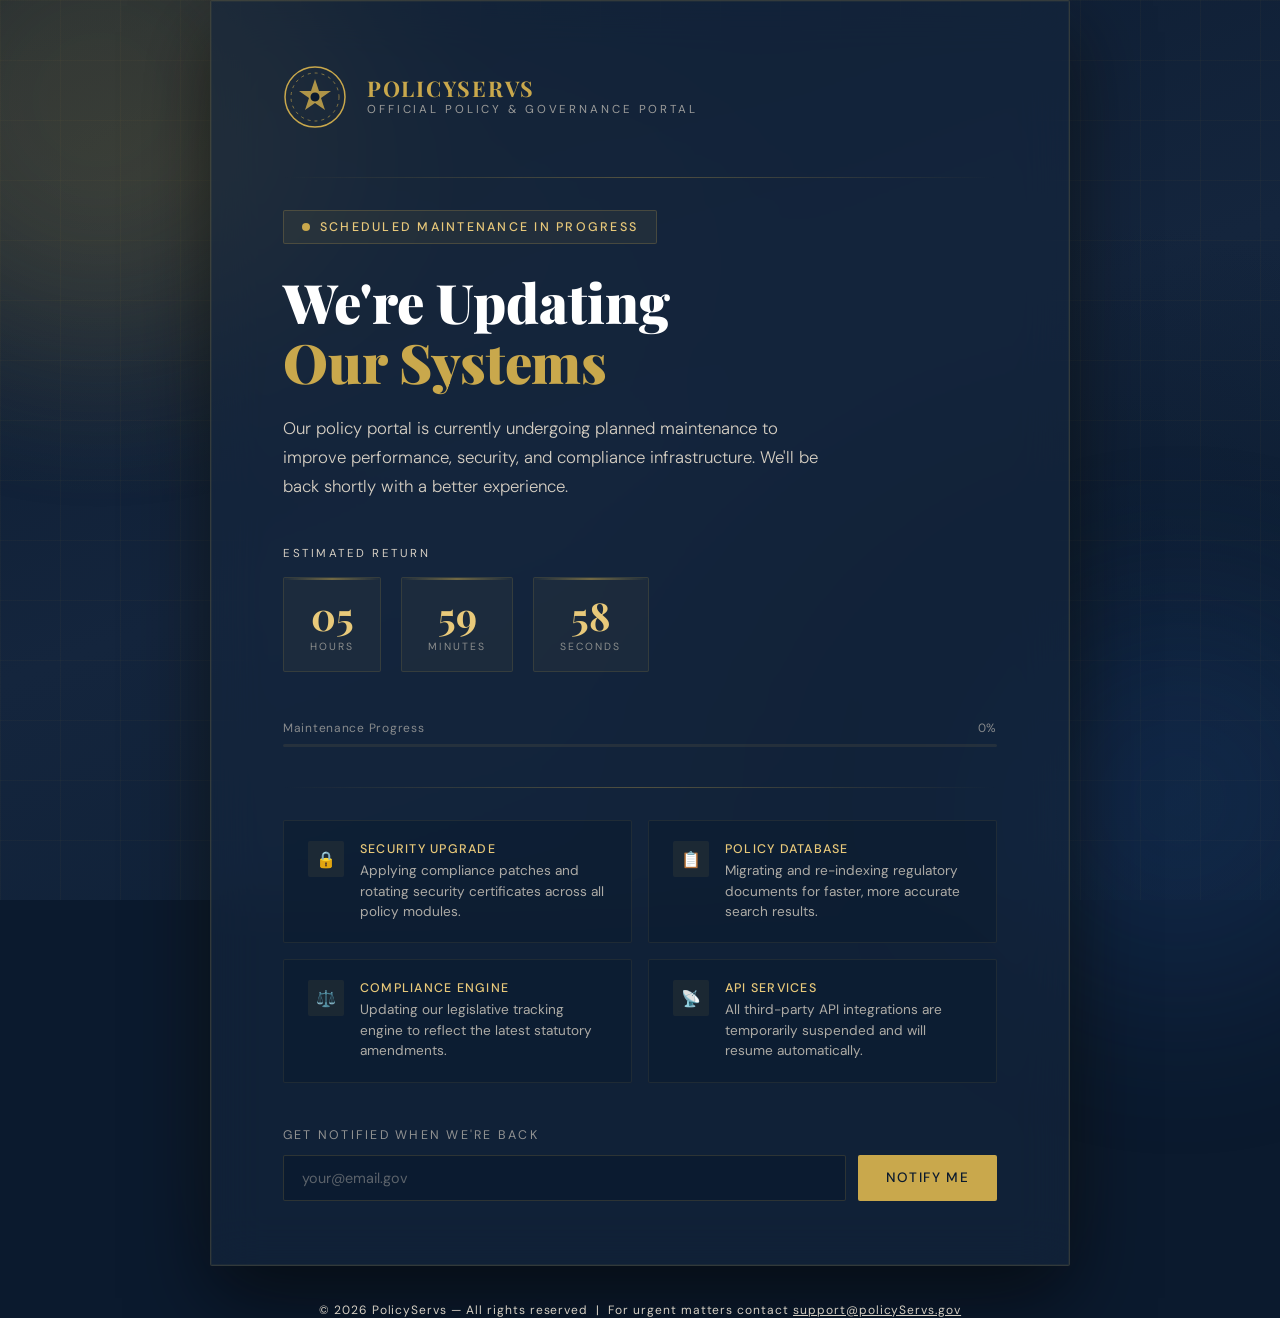
<file: index.html>
<!DOCTYPE html>
<html lang="en">
<head>
  <meta charset="UTF-8" />
  <meta name="viewport" content="width=device-width, initial-scale=1.0"/>
  <title>Under Maintenance — PolicyServs</title>
  <link rel="preconnect" href="https://fonts.googleapis.com">
  <link href="https://fonts.googleapis.com/css2?family=Playfair+Display:wght@400;700;900&family=DM+Sans:wght@300;400;500&display=swap" rel="stylesheet">
  <style>
    :root {
      --navy:   #0b1a2e;
      --ink:    #14253d;
      --gold:   #c9a84c;
      --gold-lt:#e8c97a;
      --cream:  #f5f0e8;
      --mist:   #d6cfc3;
      --white:  #ffffff;
      --red:    #b33a3a;
    }

    *, *::before, *::after { box-sizing: border-box; margin: 0; padding: 0; }

    html { scroll-behavior: smooth; }

    body {
      font-family: 'DM Sans', sans-serif;
      background-color: var(--navy);
      color: var(--cream);
      min-height: 100vh;
      overflow-x: hidden;
      display: flex;
      flex-direction: column;
      align-items: center;
      justify-content: center;
    }

    /* ── ANIMATED BACKGROUND ─────────────────────────────── */
    .bg-layer {
      position: fixed; inset: 0; z-index: 0;
      background:
        radial-gradient(ellipse 80% 60% at 15% 20%, rgba(201,168,76,.08) 0%, transparent 60%),
        radial-gradient(ellipse 60% 80% at 85% 80%, rgba(11,26,46,.9) 0%, transparent 70%),
        linear-gradient(160deg, #0b1a2e 0%, #14253d 50%, #0d1f35 100%);
    }

    .grid-lines {
      position: fixed; inset: 0; z-index: 0;
      background-image:
        linear-gradient(rgba(201,168,76,.04) 1px, transparent 1px),
        linear-gradient(90deg, rgba(201,168,76,.04) 1px, transparent 1px);
      background-size: 60px 60px;
      animation: gridShift 20s linear infinite;
    }

    @keyframes gridShift {
      from { background-position: 0 0; }
      to   { background-position: 60px 60px; }
    }

    .orb {
      position: fixed; border-radius: 50%;
      filter: blur(90px); opacity: .18; z-index: 0;
      animation: orbFloat 12s ease-in-out infinite alternate;
    }
    .orb-1 {
      width: 500px; height: 500px;
      background: var(--gold);
      top: -150px; left: -150px;
      animation-duration: 14s;
    }
    .orb-2 {
      width: 400px; height: 400px;
      background: #2a5fad;
      bottom: -100px; right: -100px;
      animation-duration: 10s; animation-delay: -5s;
    }
    @keyframes orbFloat {
      from { transform: translate(0, 0) scale(1); }
      to   { transform: translate(40px, 30px) scale(1.08); }
    }

    /* ── MAIN CARD ───────────────────────────────────────── */
    .card {
      position: relative; z-index: 10;
      width: min(860px, 94vw);
      background: rgba(20,37,61,.65);
      border: 1px solid rgba(201,168,76,.18);
      border-radius: 2px;
      backdrop-filter: blur(24px);
      padding: 64px 72px;
      box-shadow:
        0 0 0 1px rgba(201,168,76,.06) inset,
        0 32px 80px rgba(0,0,0,.55),
        0 0 120px rgba(201,168,76,.04);
      animation: cardIn 1s cubic-bezier(.22,1,.36,1) both;
    }

    @keyframes cardIn {
      from { opacity: 0; transform: translateY(32px); }
      to   { opacity: 1; transform: translateY(0); }
    }

    /* ── HEADER SEAL ─────────────────────────────────────── */
    .seal-wrap {
      display: flex; align-items: center; gap: 20px;
      margin-bottom: 48px;
      animation: fadeUp .8s .15s both;
    }

    .seal {
      width: 64px; height: 64px; flex-shrink: 0;
      position: relative;
    }
    .seal svg { width: 100%; height: 100%; }

    .brand-text { line-height: 1; }
    .brand-name {
      font-family: 'Playfair Display', serif;
      font-size: 1.35rem;
      font-weight: 700;
      color: var(--gold);
      letter-spacing: .08em;
      text-transform: uppercase;
    }
    .brand-sub {
      font-size: .72rem;
      letter-spacing: .25em;
      color: var(--mist);
      text-transform: uppercase;
      margin-top: 4px;
      opacity: .7;
    }

    .divider-h {
      height: 1px;
      background: linear-gradient(90deg, transparent, rgba(201,168,76,.35), transparent);
      margin: 32px 0;
      animation: fadeUp .8s .2s both;
    }

    /* ── STATUS BADGE ────────────────────────────────────── */
    .status-badge {
      display: inline-flex; align-items: center; gap: 10px;
      background: rgba(201,168,76,.08);
      border: 1px solid rgba(201,168,76,.22);
      border-radius: 2px;
      padding: 8px 18px;
      font-size: .78rem;
      font-weight: 500;
      letter-spacing: .18em;
      text-transform: uppercase;
      color: var(--gold-lt);
      margin-bottom: 28px;
      animation: fadeUp .8s .25s both;
    }
    .pulse-dot {
      width: 8px; height: 8px; border-radius: 50%;
      background: var(--gold);
      animation: pulse 1.6s ease-in-out infinite;
    }
    @keyframes pulse {
      0%, 100% { opacity: 1; transform: scale(1); }
      50%       { opacity: .4; transform: scale(.7); }
    }

    /* ── HEADING ─────────────────────────────────────────── */
    h1 {
      font-family: 'Playfair Display', serif;
      font-size: clamp(2.2rem, 5vw, 3.4rem);
      font-weight: 900;
      line-height: 1.1;
      color: var(--white);
      margin-bottom: 22px;
      animation: fadeUp .8s .3s both;
    }
    h1 span { color: var(--gold); }

    .lead {
      font-size: 1.05rem;
      font-weight: 300;
      line-height: 1.75;
      color: var(--mist);
      max-width: 540px;
      margin-bottom: 44px;
      animation: fadeUp .8s .35s both;
    }

    /* ── COUNTDOWN ───────────────────────────────────────── */
    .countdown-label {
      font-size: .72rem;
      letter-spacing: .22em;
      text-transform: uppercase;
      color: var(--mist);
      opacity: .65;
      margin-bottom: 16px;
      animation: fadeUp .8s .4s both;
    }

    .countdown {
      display: flex; gap: 20px; flex-wrap: wrap;
      margin-bottom: 48px;
      animation: fadeUp .8s .45s both;
    }

    .count-cell {
      display: flex; flex-direction: column; align-items: center;
      background: rgba(201,168,76,.05);
      border: 1px solid rgba(201,168,76,.14);
      border-radius: 2px;
      padding: 18px 26px;
      min-width: 88px;
      position: relative;
      overflow: hidden;
    }
    .count-cell::before {
      content: '';
      position: absolute; top: 0; left: 0; right: 0;
      height: 2px;
      background: linear-gradient(90deg, transparent, var(--gold), transparent);
      opacity: .5;
    }

    .count-num {
      font-family: 'Playfair Display', serif;
      font-size: 2.4rem;
      font-weight: 700;
      color: var(--gold-lt);
      line-height: 1;
      transition: transform .2s ease;
    }
    .count-num.flip { animation: flip .35s ease; }
    @keyframes flip {
      0%   { transform: translateY(-12px); opacity: 0; }
      100% { transform: translateY(0);     opacity: 1; }
    }

    .count-unit {
      font-size: .65rem;
      letter-spacing: .2em;
      text-transform: uppercase;
      color: var(--mist);
      opacity: .6;
      margin-top: 6px;
    }

    /* ── INFO GRID ───────────────────────────────────────── */
    .info-grid {
      display: grid;
      grid-template-columns: 1fr 1fr;
      gap: 16px;
      margin-bottom: 44px;
      animation: fadeUp .8s .5s both;
    }

    .info-card {
      background: rgba(11,26,46,.5);
      border: 1px solid rgba(201,168,76,.1);
      border-radius: 2px;
      padding: 20px 24px;
      display: flex; gap: 16px; align-items: flex-start;
    }
    .info-icon {
      width: 36px; height: 36px; flex-shrink: 0;
      background: rgba(201,168,76,.08);
      border-radius: 2px;
      display: flex; align-items: center; justify-content: center;
      font-size: 1rem;
    }
    .info-title {
      font-size: .78rem;
      font-weight: 500;
      letter-spacing: .1em;
      text-transform: uppercase;
      color: var(--gold-lt);
      margin-bottom: 4px;
    }
    .info-desc {
      font-size: .85rem;
      color: var(--mist);
      line-height: 1.5;
      opacity: .8;
    }

    /* ── NOTIFY FORM ─────────────────────────────────────── */
    .notify-section {
      animation: fadeUp .8s .55s both;
    }
    .notify-label {
      font-size: .78rem;
      letter-spacing: .18em;
      text-transform: uppercase;
      color: var(--mist);
      opacity: .65;
      margin-bottom: 12px;
    }
    .notify-row {
      display: flex; gap: 12px; flex-wrap: wrap;
    }
    .notify-input {
      flex: 1; min-width: 220px;
      background: rgba(11,26,46,.7);
      border: 1px solid rgba(201,168,76,.18);
      border-radius: 2px;
      padding: 13px 18px;
      font-family: 'DM Sans', sans-serif;
      font-size: .9rem;
      color: var(--cream);
      outline: none;
      transition: border-color .2s, box-shadow .2s;
    }
    .notify-input::placeholder { color: var(--mist); opacity: .4; }
    .notify-input:focus {
      border-color: rgba(201,168,76,.5);
      box-shadow: 0 0 0 3px rgba(201,168,76,.07);
    }
    .notify-btn {
      background: var(--gold);
      color: var(--navy);
      border: none;
      border-radius: 2px;
      padding: 13px 28px;
      font-family: 'DM Sans', sans-serif;
      font-size: .85rem;
      font-weight: 500;
      letter-spacing: .1em;
      text-transform: uppercase;
      cursor: pointer;
      transition: background .2s, transform .15s, box-shadow .2s;
      white-space: nowrap;
    }
    .notify-btn:hover {
      background: var(--gold-lt);
      transform: translateY(-1px);
      box-shadow: 0 6px 24px rgba(201,168,76,.3);
    }
    .notify-btn:active { transform: translateY(0); }

    .notify-success {
      display: none;
      margin-top: 12px;
      font-size: .85rem;
      color: var(--gold-lt);
      letter-spacing: .05em;
    }
    .notify-success.show { display: block; animation: fadeUp .4s both; }

    /* ── FOOTER ──────────────────────────────────────────── */
    .footer {
      position: relative; z-index: 10;
      margin-top: 36px;
      font-size: .75rem;
      color: var(--mist);
      opacity: .4;
      letter-spacing: .08em;
      text-align: center;
      animation: fadeUp .8s .65s both;
    }
    .footer a { color: inherit; text-decoration: underline; }

    /* ── PROGRESS BAR ────────────────────────────────────── */
    .progress-wrap {
      margin: 28px 0 0;
      animation: fadeUp .8s .48s both;
    }
    .progress-meta {
      display: flex; justify-content: space-between;
      font-size: .75rem;
      color: var(--mist); opacity: .6;
      margin-bottom: 8px;
      letter-spacing: .06em;
    }
    .progress-track {
      height: 3px;
      background: rgba(201,168,76,.1);
      border-radius: 2px;
      overflow: hidden;
    }
    .progress-fill {
      height: 100%;
      width: 0%;
      background: linear-gradient(90deg, var(--gold), var(--gold-lt));
      border-radius: 2px;
      transition: width 1.2s cubic-bezier(.22,1,.36,1);
    }

    /* ── UTILITIES ───────────────────────────────────────── */
    @keyframes fadeUp {
      from { opacity: 0; transform: translateY(20px); }
      to   { opacity: 1; transform: translateY(0); }
    }

    @media (max-width: 600px) {
      .card { padding: 40px 28px; }
      .info-grid { grid-template-columns: 1fr; }
      .seal-wrap { flex-direction: column; align-items: flex-start; }
    }
  </style>
</head>
<body>

  <!-- Background layers -->
  <div class="bg-layer"></div>
  <div class="grid-lines"></div>
  <div class="orb orb-1"></div>
  <div class="orb orb-2"></div>

  <main class="card" role="main">

    <!-- Brand header -->
    <div class="seal-wrap">
      <div class="seal" aria-hidden="true">
        <svg viewBox="0 0 64 64" fill="none" xmlns="http://www.w3.org/2000/svg">
          <circle cx="32" cy="32" r="30" stroke="#c9a84c" stroke-width="1.5"/>
          <circle cx="32" cy="32" r="24" stroke="#c9a84c" stroke-width=".6" stroke-dasharray="3 4"/>
          <path d="M32 14 L36 26 H48 L38 33 L42 45 L32 38 L22 45 L26 33 L16 26 H28 Z"
                fill="#c9a84c" opacity=".85"/>
          <circle cx="32" cy="32" r="5" fill="#0b1a2e" stroke="#c9a84c" stroke-width=".8"/>
        </svg>
      </div>
      <div class="brand-text">
        <div class="brand-name">PolicyServs</div>
        <div class="brand-sub">Official Policy & Governance Portal</div>
      </div>
    </div>

    <div class="divider-h"></div>

    <!-- Status badge -->
    <div class="status-badge">
      <div class="pulse-dot"></div>
      Scheduled Maintenance in Progress
    </div>

    <!-- Heading -->
    <h1>We're Updating<br><span>Our Systems</span></h1>

    <p class="lead">
      Our policy portal is currently undergoing planned maintenance to improve performance, security, and compliance infrastructure. We'll be back shortly with a better experience.
    </p>

    <!-- Countdown -->
    <div class="countdown-label">Estimated Return</div>
    <div class="countdown" id="countdown" aria-live="polite">
      <div class="count-cell">
        <div class="count-num" id="cd-h">00</div>
        <div class="count-unit">Hours</div>
      </div>
      <div class="count-cell">
        <div class="count-num" id="cd-m">00</div>
        <div class="count-unit">Minutes</div>
      </div>
      <div class="count-cell">
        <div class="count-num" id="cd-s">00</div>
        <div class="count-unit">Seconds</div>
      </div>
    </div>

    <!-- Progress bar -->
    <div class="progress-wrap">
      <div class="progress-meta">
        <span>Maintenance Progress</span>
        <span id="pct-label">0%</span>
      </div>
      <div class="progress-track">
        <div class="progress-fill" id="progress-fill"></div>
      </div>
    </div>

    <div class="divider-h" style="margin-top:40px;"></div>

    <!-- Info grid -->
    <div class="info-grid">
      <div class="info-card">
        <div class="info-icon">🔒</div>
        <div>
          <div class="info-title">Security Upgrade</div>
          <div class="info-desc">Applying compliance patches and rotating security certificates across all policy modules.</div>
        </div>
      </div>
      <div class="info-card">
        <div class="info-icon">📋</div>
        <div>
          <div class="info-title">Policy Database</div>
          <div class="info-desc">Migrating and re-indexing regulatory documents for faster, more accurate search results.</div>
        </div>
      </div>
      <div class="info-card">
        <div class="info-icon">⚖️</div>
        <div>
          <div class="info-title">Compliance Engine</div>
          <div class="info-desc">Updating our legislative tracking engine to reflect the latest statutory amendments.</div>
        </div>
      </div>
      <div class="info-card">
        <div class="info-icon">📡</div>
        <div>
          <div class="info-title">API Services</div>
          <div class="info-desc">All third-party API integrations are temporarily suspended and will resume automatically.</div>
        </div>
      </div>
    </div>

    <!-- Notify -->
    <div class="notify-section">
      <div class="notify-label">Get notified when we're back</div>
      <div class="notify-row">
        <input
          class="notify-input"
          type="email"
          id="email-input"
          placeholder="your@email.gov"
          aria-label="Email address for notification"
        />
        <button class="notify-btn" onclick="handleNotify()">Notify Me</button>
      </div>
      <div class="notify-success" id="notify-success">
        ✓ &nbsp;You're on the list. We'll send you an update the moment the portal is live.
      </div>
    </div>

  </main>

  <footer class="footer">
    &copy; <span id="yr"></span> PolicyServs &mdash; All rights reserved &nbsp;|&nbsp;
    For urgent matters contact <a href="mailto:support@policyservs.gov">support@policyServs.gov</a>
  </footer>

  <script>
    /* ── Year ────────────────────────────────────────────── */
    document.getElementById('yr').textContent = new Date().getFullYear();

    /* ── Countdown (target: 6 hours from now) ────────────── */
    const target = Date.now() + 6 * 60 * 60 * 1000;
    const TOTAL  = 6 * 60 * 60 * 1000;

    const elH = document.getElementById('cd-h');
    const elM = document.getElementById('cd-m');
    const elS = document.getElementById('cd-s');
    const fill = document.getElementById('progress-fill');
    const pct  = document.getElementById('pct-label');

    function pad(n) { return String(n).padStart(2, '0'); }

    function animFlip(el, val) {
      const s = pad(val);
      if (el.textContent !== s) {
        el.textContent = s;
        el.classList.remove('flip');
        void el.offsetWidth;
        el.classList.add('flip');
      }
    }

    function tick() {
      const left = Math.max(0, target - Date.now());
      const h = Math.floor(left / 3_600_000);
      const m = Math.floor((left % 3_600_000) / 60_000);
      const s = Math.floor((left % 60_000) / 1_000);

      animFlip(elH, h);
      animFlip(elM, m);
      animFlip(elS, s);

      const done = Math.round(((TOTAL - left) / TOTAL) * 100);
      fill.style.width = done + '%';
      pct.textContent  = done + '%';
    }

    tick();
    setInterval(tick, 1000);

    /* ── Animate progress bar on load ───────────────────── */
    setTimeout(() => {
      const leftNow = Math.max(0, target - Date.now());
      const p = Math.round(((TOTAL - leftNow) / TOTAL) * 100);
      fill.style.width = p + '%';
    }, 300);

    /* ── Notify ──────────────────────────────────────────── */
    function handleNotify() {
      const input = document.getElementById('email-input');
      const succ  = document.getElementById('notify-success');
      const val   = input.value.trim();
      const valid = /^[^\s@]+@[^\s@]+\.[^\s@]+$/.test(val);

      if (!valid) {
        input.style.borderColor = 'rgba(179,58,58,.6)';
        input.focus();
        setTimeout(() => input.style.borderColor = '', 1600);
        return;
      }

      input.disabled = true;
      succ.classList.add('show');
      document.querySelector('.notify-btn').disabled = true;
      document.querySelector('.notify-btn').textContent = 'Subscribed ✓';
      document.querySelector('.notify-btn').style.background = '#3a6b3a';
      document.querySelector('.notify-btn').style.color = '#d6f0d6';
    }

    /* ── Enter key on input ──────────────────────────────── */
    document.getElementById('email-input')
      .addEventListener('keydown', e => { if (e.key === 'Enter') handleNotify(); });
  </script>
</body>
</html>
</file>
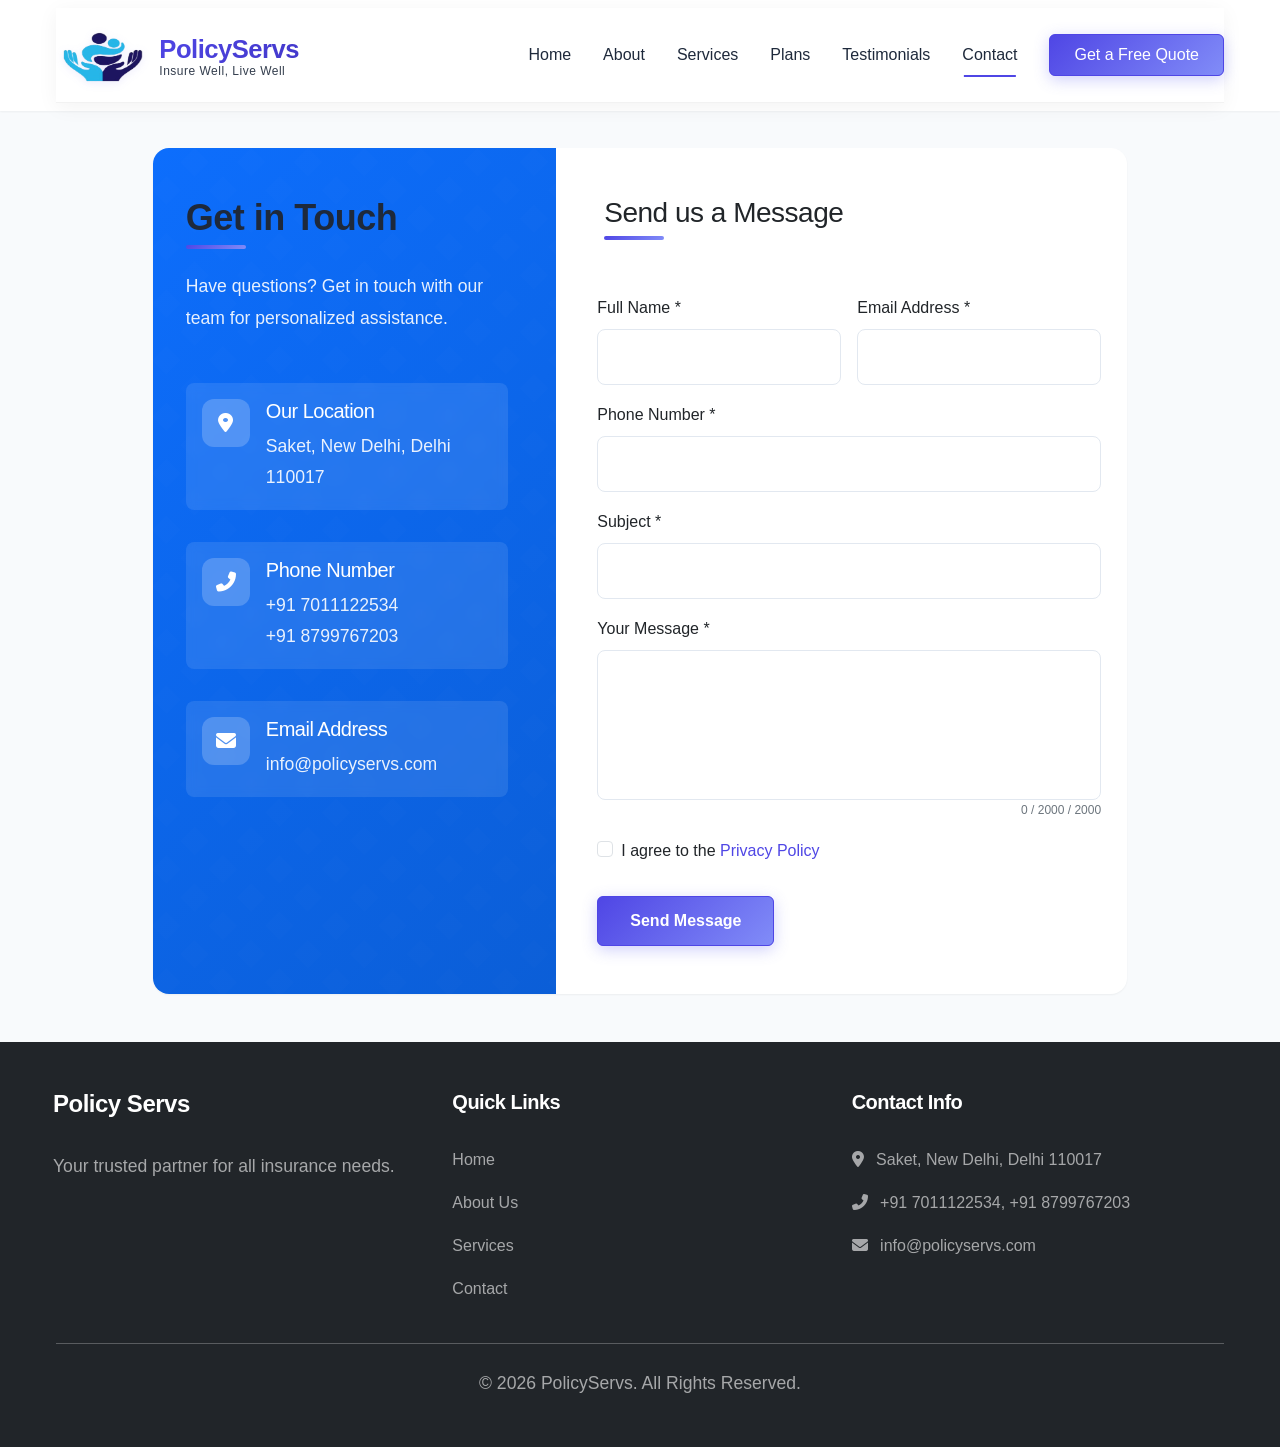
<file: contact.html>
<!DOCTYPE html>
<html lang="en" data-bs-theme="light">
<head>
    <meta charset="UTF-8">
    <meta name="viewport" content="width=device-width, initial-scale=1.0">
    <title>Contact Us - PolicyServs</title>
    <link href="assets/css/bootstrap.min.css" rel="stylesheet">
    <link href="assets/css/all.min.css" rel="stylesheet">
    <link href="css/style.css" rel="stylesheet">
    <style>
        .contact-icon {
            width: 48px;
            height: 48px;
            border-radius: 12px;
            display: flex;
            align-items: center;
            justify-content: center;
            transition: all 0.3s ease;
        }
        .contact-icon i {
            font-size: 1.25rem;
        }
        .char-counter {
            font-size: 0.75rem;
            color: #6c757d;
            text-align: right;
        }
        .char-counter.warning { color: #ffc107; }
        .char-counter.error { color: #dc3545; }
        .btn-send {
            position: relative;
            padding: 0.75rem 2rem;
            font-weight: 600;
            transition: all 0.3s ease;
        }
        .btn-send .spinner-border {
            display: none;
            width: 1rem;
            height: 1rem;
            margin-right: 0.5rem;
        }
        .btn-send.loading .spinner-border {
            display: inline-block;
        }
        .text-decoration-underline-hover {
            text-decoration: none;
            position: relative;
        }
        .text-decoration-underline-hover:after {
            content: '';
            position: absolute;
            width: 0;
            height: 1px;
            bottom: 0;
            left: 0;
            background-color: currentColor;
            opacity: 0.8;
            transition: width 0.3s ease;
        }
        .text-decoration-underline-hover:hover:after {
            width: 100%;
        }
        .opacity-90 {
            opacity: 0.9;
        }
    </style>
</head>
<body>
    <!-- Header -->
    <header class="main-header bg-white shadow-sm py-2">
        <div class="container">
            <nav class="navbar navbar-expand-lg navbar-light">
                <a class="navbar-brand p-0 d-flex align-items-center" href="index.html">
                    <img src="assets/imgs/lobo.png" alt="PolicyServs Logo" class="logo-img">
                    <div class="logo-text">
                        <div class="brand-name">PolicyServs</div>
                        <div class="tagline">Insure Well, Live Well</div>
                    </div>
                </a>
                <button class="navbar-toggler" type="button" data-bs-toggle="collapse" data-bs-target="#navbarNav">
                    <span class="navbar-toggler-icon"></span>
                </button>
                <div class="collapse navbar-collapse" id="navbarNav">
                    <ul class="navbar-nav ms-auto">
                        <li class="nav-item"><a class="nav-link" href="index.html#home">Home</a></li>
                        <li class="nav-item"><a class="nav-link" href="index.html#about">About</a></li>
                        <li class="nav-item"><a class="nav-link" href="index.html#services">Services</a></li>
                        <li class="nav-item"><a class="nav-link" href="plans.html">Plans</a></li>
                        <li class="nav-item"><a class="nav-link" href="index.html#testimonials">Testimonials</a></li>
                        <li class="nav-item"><a class="nav-link active" href="contact.html">Contact</a></li>
                    </ul>
                    <a href="get-quote.html" class="btn btn-primary ms-lg-3 mt-3 mt-lg-0">Get a Free Quote</a>
                </div>
            </nav>
        </div>
    </header>

    <!-- Contact Section -->
    <section class="py-5 bg-light">
        <div class="container">
            <div class="row justify-content-center">
                <div class="col-lg-10">
                    <div class="card shadow-sm">
                        <div class="row g-0">
                            <!-- Contact Information -->
                            <div class="col-lg-5 p-4 p-lg-5 text-white position-relative overflow-hidden" style="background: linear-gradient(135deg, #0d6efd 0%, #0b5ed7 100%);">
                                <div class="position-absolute top-0 end-0 w-100 h-100" style="background: url('[data-uri]'); opacity: 0.15; z-index: 0;"></div>
                                <div class="position-relative z-1">
                                    <h2 class="h2 mb-4 fw-bold">Get in Touch</h2>
                                    <p class="mb-5 opacity-90">Have questions? Get in touch with our team for personalized assistance.</p>
                                    
                                    <div class="d-flex align-items-start mb-4 p-3 rounded-3" style="background: rgba(255, 255, 255, 0.1); backdrop-filter: blur(5px);">
                                        <div class="contact-icon me-3 flex-shrink-0" style="background: rgba(255, 255, 255, 0.2);">
                                            <i class="fas fa-map-marker-alt text-white"></i>
                                        </div>
                                        <div>
                                            <h4 class="h5 mb-1">Our Location</h4>
                                            <p class="mb-0 opacity-90">Saket, New Delhi, Delhi 110017</p>
                                        </div>
                                    </div>
                                    
                                    <div class="d-flex align-items-start mb-4 p-3 rounded-3" style="background: rgba(255, 255, 255, 0.1); backdrop-filter: blur(5px);">
                                        <div class="contact-icon me-3 flex-shrink-0" style="background: rgba(255, 255, 255, 0.2);">
                                            <i class="fas fa-phone-alt text-white"></i>
                                        </div>
                                        <div>
                                            <h4 class="h5 mb-1">Phone Number</h4>
                                            <p class="mb-0">
                                                <a href="tel:+917011122534" class="text-white text-decoration-underline-hover opacity-90">+91 7011122534</a><br>
                                                <a href="tel:+918799767203" class="text-white text-decoration-underline-hover opacity-90">+91 8799767203</a>
                                            </p>
                                        </div>
                                    </div>
                                    
                                    <div class="d-flex align-items-start p-3 rounded-3" style="background: rgba(255, 255, 255, 0.1); backdrop-filter: blur(5px);">
                                        <div class="contact-icon me-3 flex-shrink-0" style="background: rgba(255, 255, 255, 0.2);">
                                            <i class="fas fa-envelope text-white"></i>
                                        </div>
                                        <div>
                                            <h4 class="h5 mb-1">Email Address</h4>
                                            <p class="mb-0">
                                                <a href="mailto:info@policyservs.com" class="text-white text-decoration-underline-hover opacity-90">info@policyservs.com</a>
                                            </p>
                                        </div>
                                    </div>
                                </div>
                            </div>
                            
                            <!-- Contact Form -->
                            <div class="col-lg-7 p-4 p-lg-5">
                                <h2 class="h3 mb-4">Send us a Message</h2>
                                
                                <div id="form-messages" class="mb-4"></div>
                                
                                <form id="contactForm">                                    
                                    <div class="row g-3">
                                        <div class="col-md-6">
                                            <label for="name" class="form-label">Full Name *</label>
                                            <input type="text" class="form-control" id="name" name="name" required>
                                        </div>
                                        
                                        <div class="col-md-6">
                                            <label for="email" class="form-label">Email Address *</label>
                                            <input type="email" class="form-control" id="email" name="email" required>
                                        </div>
                                        
                                        <div class="col-12">
                                            <label for="phone_number" class="form-label">Phone Number *</label>
                                            <input type="tel" class="form-control" id="phone_number" name="phone_number" required>
                                        </div>
                                        
                                        <div class="col-12">
                                            <label for="subject" class="form-label">Subject *</label>
                                            <input type="text" class="form-control" id="subject" name="subject" required>
                                        </div>
                                        
                                        <div class="col-12">
                                            <label for="message" class="form-label">Your Message *</label>
                                            <textarea class="form-control" id="message" name="message" rows="5" required></textarea>
                                            <div class="char-counter"><span id="message-count">0</span> / 2000</div>
                                        </div>
                                        
                                        <div class="col-12">
                                            <div class="form-check mb-4">
                                                <input class="form-check-input" type="checkbox" id="privacyPolicy" required>
                                                <label class="form-check-label" for="privacyPolicy">
                                                    I agree to the <a href="#" class="text-primary">Privacy Policy</a>
                                                </label>
                                            </div>
                                            
                                            <button type="submit" class="btn btn-primary btn-send">
                                                <span class="spinner-border spinner-border-sm" role="status" aria-hidden="true"></span>
                                                <span class="btn-text">Send Message</span>
                                            </button>
                                        </div>
                                    </div>
                                </form>
                            </div>
                        </div>
                    </div>
                </div>
            </div>
        </div>
    </section>

    <!-- Footer -->
    <footer class="bg-dark text-white py-5">
        <div class="container">
            <div class="row g-4">
                <div class="col-lg-4">
                    <h4 class="text-white mb-4">Policy Servs</h4>
                    <p class="text-white-50">Your trusted partner for all insurance needs.</p>
                </div>
                <div class="col-md-4">
                    <h5 class="text-white mb-4">Quick Links</h5>
                    <ul class="list-unstyled">
                        <li class="mb-2"><a href="index.html#home" class="text-white-50 text-decoration-none">Home</a></li>
                        <li class="mb-2"><a href="index.html#about" class="text-white-50 text-decoration-none">About Us</a></li>
                        <li class="mb-2"><a href="index.html#services" class="text-white-50 text-decoration-none">Services</a></li>
                        <li><a href="contact.html" class="text-white-50 text-decoration-none">Contact</a></li>
                    </ul>
                </div>
                <div class="col-md-4">
                    <h5 class="text-white mb-4">Contact Info</h5>
                    <ul class="list-unstyled text-white-50">
                        <li class="mb-2"><i class="fas fa-map-marker-alt me-2"></i> Saket, New Delhi, Delhi 110017</li>
                        <li class="mb-2"><i class="fas fa-phone-alt me-2"></i> +91 7011122534, +91 8799767203</li>
                        <li><i class="fas fa-envelope me-2"></i> info@policyservs.com</li>
                    </ul>
                </div>
            </div>
            <hr class="my-4 bg-secondary">
            <div class="text-center">
                <p class="mb-0 text-white-50">&copy; <span id="current-year"></span> PolicyServs. All Rights Reserved.</p>
            </div>
        </div>
    </footer>

    <script src="assets/js/bootstrap.bundle.min.js"></script>
    <script>
        // Set current year
        document.getElementById('current-year').textContent = new Date().getFullYear();

        // Form handling
        document.addEventListener('DOMContentLoaded', function() {
            const form = document.getElementById('contactForm');
            const messageField = document.getElementById('message');
            const messageCounter = document.getElementById('message-count');
            const submitBtn = form.querySelector('button[type="submit"]');
            const formMessages = document.getElementById('form-messages');
            const API_ENDPOINT = 'https://6vabj5raja.execute-api.ap-south-1.amazonaws.com/stage-restapi-policyservs/';

            // Show success message
            function showSuccess(message) {
                formMessages.innerHTML = `
                    <div class="alert alert-success alert-dismissible fade show" role="alert">
                        ${message}
                        <button type="button" class="btn-close" data-bs-dismiss="alert" aria-label="Close"></button>
                    </div>`;
                form.reset();
                submitBtn.classList.remove('loading');
                submitBtn.disabled = false;
            }

            // Show error message
            function showError(message) {
                formMessages.innerHTML = `
                    <div class="alert alert-danger alert-dismissible fade show" role="alert">
                        ${message}
                        <button type="button" class="btn-close" data-bs-dismiss="alert" aria-label="Close"></button>
                    </div>`;
                submitBtn.classList.remove('loading');
                submitBtn.disabled = false;
            }

            // Handle form submission
            form.addEventListener('submit', async function(e) {
                e.preventDefault();
                
                // Show loading state
                submitBtn.classList.add('loading');
                submitBtn.disabled = true;
                
                // Prepare form data
                const formData = {
                    type: 'contact',
                    name: document.getElementById('name').value.trim(),
                    email: document.getElementById('email').value.trim(),
                    phone_number: document.getElementById('phone_number').value.trim(),
                    subject: document.getElementById('subject').value.trim(),
                    message: messageField.value.trim()
                };
                
                try {
                    // First, try with CORS mode
                    let response = await fetch(API_ENDPOINT, {
                        method: 'POST',
                        mode: 'cors',
                        headers: {
                            'Content-Type': 'application/json',
                            'Accept': 'application/json'
                        },
                        body: JSON.stringify(formData)
                    });

                    // If CORS fails, try with a proxy
                    if (!response.ok && response.type === 'opaque') {
                        response = await fetch(`https://cors-anywhere.herokuapp.com/${API_ENDPOINT}`, {
                            method: 'POST',
                            headers: {
                                'Content-Type': 'application/json',
                                'Accept': 'application/json',
                                'X-Requested-With': 'XMLHttpRequest'
                            },
                            body: JSON.stringify(formData)
                        });
                    }
                    
                    let data;
                    try {
                        data = await response.json();
                    } catch (e) {
                        // If response is not JSON, try to get text
                        const text = await response.text();
                        throw new Error(text || 'Invalid response from server');
                    }
                    
                    if (response.ok) {
                        showSuccess('Your message has been sent successfully! We\'ll get back to you soon.');
                    } else {
                        throw new Error(data.message || `Server responded with status ${response.status}`);
                    }
                } catch (error) {
                    console.error('Error:', error);
                    showError(error.message || 'Failed to send message. Please try again later.');
                }
            });

            // Character counter
            function updateCharCount() {
                const maxLength = 2000;
                const currentLength = messageField.value.length;
                const remaining = maxLength - currentLength;
                messageCounter.textContent = `${currentLength} / ${maxLength}`;
                messageCounter.className = 'char-counter' + 
                    (remaining < 50 ? (remaining < 10 ? ' error' : ' warning') : '');
            }

            messageField.addEventListener('input', updateCharCount);
            updateCharCount();

            // Form submission
            form.addEventListener('submit', async function(e) {
                e.preventDefault();
                
                // Validate form
                let isValid = true;
                const requiredFields = form.querySelectorAll('[required]');
                requiredFields.forEach(field => {
                    if (!field.value.trim()) {
                        field.classList.add('is-invalid');
                        isValid = false;
                    } else {
                        field.classList.remove('is-invalid');
                    }
                });

                if (!isValid) return;

                // Prepare form data
                const formData = new FormData(form);
                const formObject = {};
                formData.forEach((value, key) => formObject[key] = value);

                // Show loading state
                submitBtn.disabled = true;
                submitBtn.classList.add('loading');
                formMessages.innerHTML = '';
                formMessages.className = '';

                try {
                    const response = await fetch(form.getAttribute('action') || document.getElementById('api_endpoint').value, {
                        method: 'POST',
                        headers: { 'Content-Type': 'application/json' },
                        body: JSON.stringify(formObject)
                    });

                    const data = await response.json();
                    
                    if (response.ok) {
                        formMessages.className = 'alert alert-success';
                        formMessages.innerHTML = 'Thank you for your message! We will get back to you soon.';
                        form.reset();
                        updateCharCount();
                    } else {
                        throw new Error(data.message || 'Failed to send message');
                    }
                } catch (error) {
                    console.error('Error:', error);
                    formMessages.className = 'alert alert-danger';
                    formMessages.textContent = 'There was an error sending your message. Please try again later.';
                } finally {
                    submitBtn.disabled = false;
                    submitBtn.classList.remove('loading');
                    form.scrollIntoView({ behavior: 'smooth' });
                }
            });
        });
    </script>
</body>
</html>
</file>
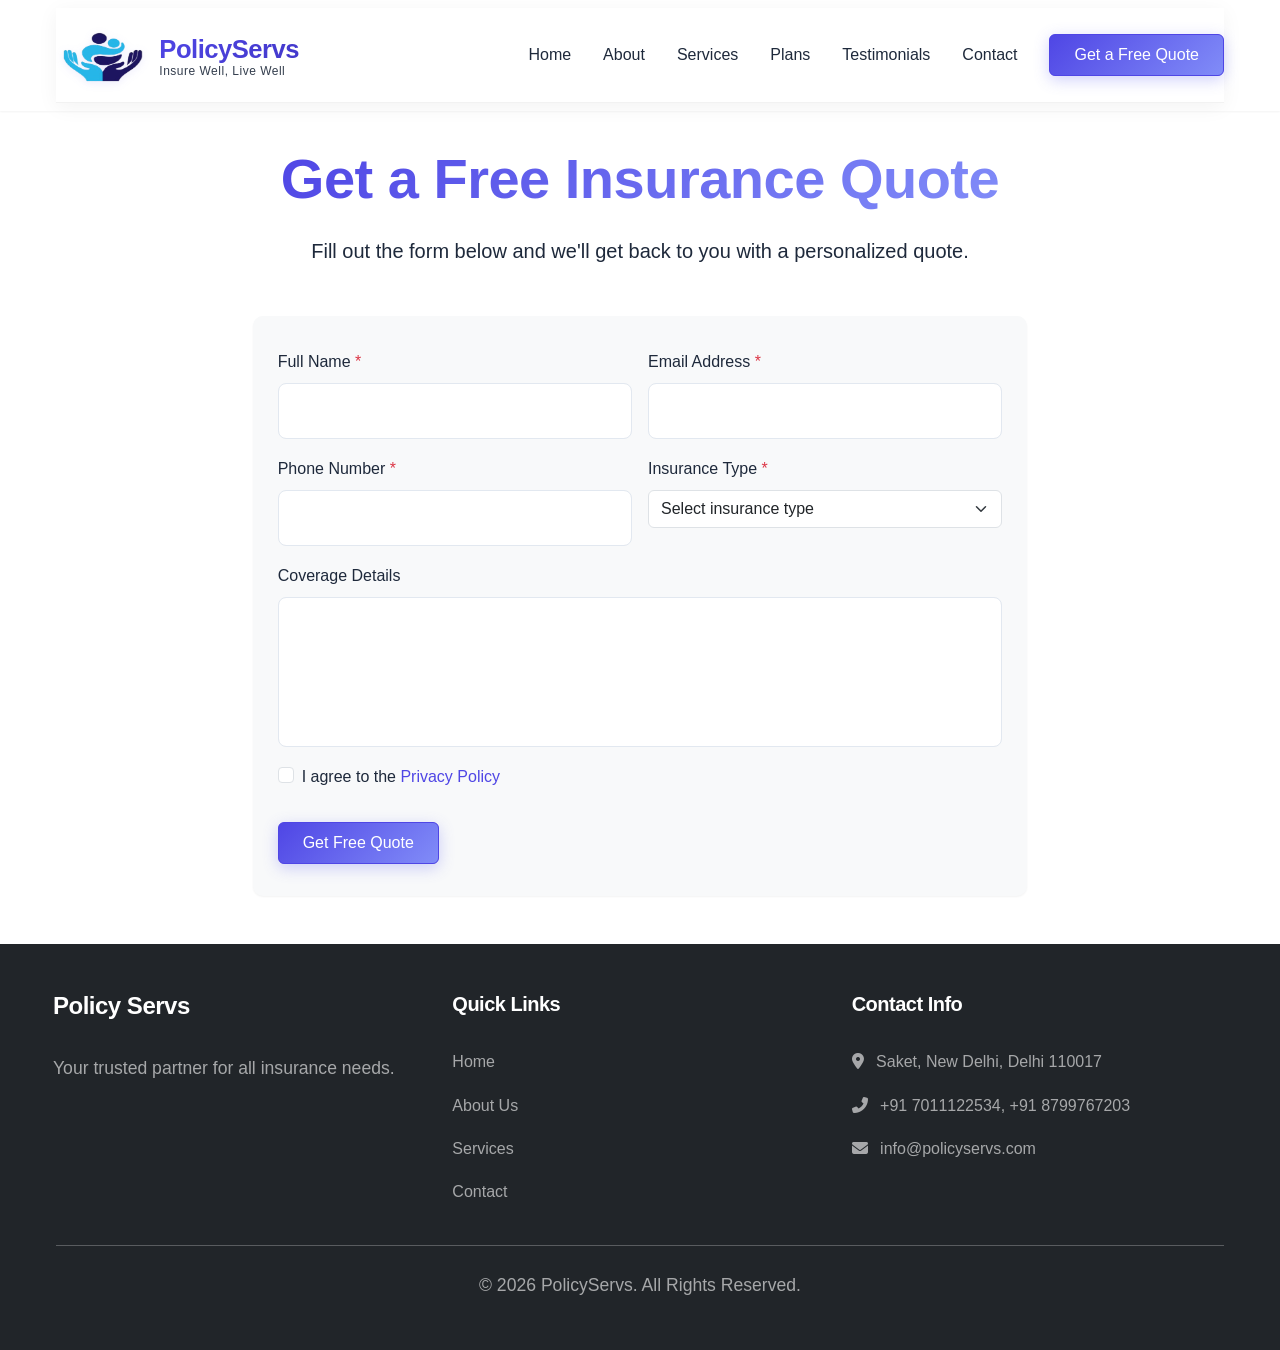
<file: get-quote.html>
<!DOCTYPE html>
<html lang="en" data-bs-theme="light">
<head>
    <meta charset="UTF-8">
    <meta name="viewport" content="width=device-width, initial-scale=1.0">
    <title>Get a Free Quote - PolicyServs</title>
    <link href="assets/css/bootstrap.min.css" rel="stylesheet">
    <link href="assets/css/all.min.css" rel="stylesheet">
    <link href="css/style.css" rel="stylesheet">
    <style>
        .quote-form { background: #f8f9fa; border-radius: 10px; padding: 2rem; }
        .form-label.required:after { content: " *"; color: #dc3545; }
        .btn-submit { position: relative; padding: 10px 30px; }
        .btn-submit .spinner-border { display: none; width: 1rem; height: 1rem; margin-right: 0.5rem; }
        .btn-submit.loading .spinner-border { display: inline-block; }
    </style>
</head>
<body>
    <!-- Header -->
    <header class="main-header bg-white shadow-sm py-2">
        <div class="container">
            <nav class="navbar navbar-expand-lg navbar-light">
                <a class="navbar-brand p-0 d-flex align-items-center" href="index.html">
                    <img src="assets/imgs/lobo.png" alt="PolicyServs Logo" class="logo-img">
                    <div class="logo-text">
                        <div class="brand-name">PolicyServs</div>
                        <div class="tagline">Insure Well, Live Well</div>
                    </div>
                </a>
                <button class="navbar-toggler" type="button" data-bs-toggle="collapse" data-bs-target="#navbarNav">
                    <span class="navbar-toggler-icon"></span>
                </button>
                <div class="collapse navbar-collapse" id="navbarNav">
                    <ul class="navbar-nav ms-auto">
                        <li class="nav-item"><a class="nav-link" href="index.html#home">Home</a></li>
                        <li class="nav-item"><a class="nav-link" href="index.html#about">About</a></li>
                        <li class="nav-item"><a class="nav-link" href="index.html#services">Services</a></li>
                        <li class="nav-item"><a class="nav-link" href="plans.html">Plans</a></li>
                        <li class="nav-item"><a class="nav-link" href="index.html#testimonials">Testimonials</a></li>
                        <li class="nav-item"><a class="nav-link" href="contact.html">Contact</a></li>
                    </ul>
                    <a href="get-quote.html" class="btn btn-primary ms-lg-3 mt-3 mt-lg-0">Get a Free Quote</a>
                </div>
            </nav>
        </div>
    </header>

    <!-- Quote Form Section -->
    <section class="py-5">
        <div class="container">
            <div class="row justify-content-center">
                <div class="col-lg-8">
                    <div class="text-center mb-5">
                        <h1 class="mb-3">Get a Free Insurance Quote</h1>
                        <p class="lead text-muted">Fill out the form below and we'll get back to you with a personalized quote.</p>
                    </div>
                    
                    <div id="form-messages" class="mb-4"></div>
                    
                    <form id="quoteForm" class="quote-form shadow-sm">                        
                        <div class="row g-3">
                            <div class="col-md-6">
                                <label for="name" class="form-label required">Full Name</label>
                                <input type="text" class="form-control" id="name" name="name" required>
                            </div>
                            
                            <div class="col-md-6">
                                <label for="email" class="form-label required">Email Address</label>
                                <input type="email" class="form-control" id="email" name="email" required>
                            </div>
                            
                            <div class="col-md-6">
                                <label for="phone_number" class="form-label required">Phone Number</label>
                                <input type="tel" class="form-control" id="phone_number" name="phone_number" required>
                            </div>
                            
                            <div class="col-md-6">
                                <label for="insurance_type" class="form-label required">Insurance Type</label>
                                <select class="form-select" id="insurance_type" name="insurance_type" required>
                                    <option value="" selected disabled>Select insurance type</option>
                                    <option value="health">Health Insurance</option>
                                    <option value="vehicle">Vehicle Insurance</option>
                                    <option value="home">Home Insurance</option>
                                    <option value="life">Life Insurance</option>
                                    <option value="business">Business Insurance</option>
                                    <option value="travel">Travel Insurance</option>
                                </select>
                            </div>
                            
                            <div class="col-12">
                                <label for="coverage_details" class="form-label">Coverage Details</label>
                                <textarea class="form-control" id="coverage_details" name="coverage_details" rows="4" required></textarea>
                            </div>
                            
                            <div class="col-12">
                                <div class="form-check mb-4">
                                    <input class="form-check-input" type="checkbox" id="privacyPolicy" required>
                                    <label class="form-check-label" for="privacyPolicy">
                                        I agree to the <a href="#" class="text-primary">Privacy Policy</a>
                                    </label>
                                </div>
                                
                                <button type="submit" class="btn btn-primary btn-send">
                                    <span class="spinner-border spinner-border-sm d-none" role="status" aria-hidden="true"></span>
                                    <span class="btn-text">Get Free Quote</span>
                                </button>
                            </div>
                        </div>
                    </form>
                </div>
            </div>
        </div>
    </section>

    <!-- Footer -->
    <footer class="bg-dark text-white py-5">
        <div class="container">
            <div class="row g-4">
                <div class="col-lg-4">
                    <h4 class="text-white mb-4">Policy Servs</h4>
                    <p class="text-white-50">Your trusted partner for all insurance needs.</p>
                </div>
                <div class="col-md-4">
                    <h5 class="text-white mb-4">Quick Links</h5>
                    <ul class="list-unstyled">
                        <li class="mb-2"><a href="index.html#home" class="text-white-50 text-decoration-none">Home</a></li>
                        <li class="mb-2"><a href="index.html#about" class="text-white-50 text-decoration-none">About Us</a></li>
                        <li class="mb-2"><a href="index.html#services" class="text-white-50 text-decoration-none">Services</a></li>
                        <li><a href="contact.html" class="text-white-50 text-decoration-none">Contact</a></li>
                    </ul>
                </div>
                <div class="col-md-4">
                    <h5 class="text-white mb-4">Contact Info</h5>
                    <ul class="list-unstyled text-white-50">
                        <li class="mb-2"><i class="fas fa-map-marker-alt me-2"></i> Saket, New Delhi, Delhi 110017</li>
                        <li class="mb-2"><i class="fas fa-phone-alt me-2"></i> +91 7011122534, +91 8799767203</li>
                        <li><i class="fas fa-envelope me-2"></i> info@policyservs.com</li>
                    </ul>
                </div>
            </div>
            <hr class="my-4 bg-secondary">
            <div class="text-center">
                <p class="mb-0 text-white-50">&copy; <span id="current-year"></span> PolicyServs. All Rights Reserved.</p>
            </div>
        </div>
    </footer>

    <script src="assets/js/bootstrap.bundle.min.js"></script>
    <script>
        // Set current year
        document.getElementById('current-year').textContent = new Date().getFullYear();

        // Form handling
        document.addEventListener('DOMContentLoaded', function() {
            const form = document.getElementById('quoteForm');
            const messageField = document.getElementById('message');
            const submitBtn = form.querySelector('button[type="submit"]');
            const formMessages = document.getElementById('form-messages');
            const API_ENDPOINT = 'https://6vabj5raja.execute-api.ap-south-1.amazonaws.com/stage-restapi-policyservs/';

            // Show success message
            function showSuccess(message) {
                formMessages.innerHTML = `
                    <div class="alert alert-success alert-dismissible fade show" role="alert">
                        ${message}
                        <button type="button" class="btn-close" data-bs-dismiss="alert" aria-label="Close"></button>
                    </div>`;
                form.reset();
                submitBtn.classList.remove('loading');
                submitBtn.disabled = false;
            }

            // Show error message
            function showError(message) {
                formMessages.innerHTML = `
                    <div class="alert alert-danger alert-dismissible fade show" role="alert">
                        ${message}
                        <button type="button" class="btn-close" data-bs-dismiss="alert" aria-label="Close"></button>
                    </div>`;
                submitBtn.classList.remove('loading');
                submitBtn.disabled = false;
            }

            // Handle form submission
            form.addEventListener('submit', async function(e) {
                e.preventDefault();
                
                // Validate form
                let isValid = true;
                const requiredFields = form.querySelectorAll('[required]');
                requiredFields.forEach(field => {
                    if (!field.value.trim()) {
                        field.classList.add('is-invalid');
                        isValid = false;
                    } else {
                        field.classList.remove('is-invalid');
                    }
                });

                if (!isValid) return;

                // Prepare form data
                const formData = {
                    type: 'get_quote',
                    name: document.getElementById('name').value.trim(),
                    email: document.getElementById('email').value.trim(),
                    phone_number: document.getElementById('phone_number').value.trim(),
                    insurance_type: document.getElementById('insurance_type').value,
                    coverage_details: document.getElementById('coverage_details').value.trim()
                };

                // Show loading state
                const btnText = submitBtn.querySelector('.btn-text');
                const spinner = submitBtn.querySelector('.spinner-border');
                submitBtn.disabled = true;
                btnText.textContent = 'Sending...';
                spinner.classList.remove('d-none');
                formMessages.innerHTML = '';
                formMessages.className = '';

                try {
                    const formData = {
                        type: 'get_quote',
                        name: document.getElementById('name').value.trim(),
                        email: document.getElementById('email').value.trim(),
                        phone_number: document.getElementById('phone_number').value.trim(),
                        insurance_type: document.getElementById('insurance_type').value,
                        coverage_details: document.getElementById('coverage_details').value.trim()
                    };

                    const response = await fetch(API_ENDPOINT, {
                        method: 'POST',
                        mode: 'cors',
                        headers: {
                            'Content-Type': 'application/json',
                            'Accept': 'application/json'
                        },
                        body: JSON.stringify(formData)
                    });

                    let data;
                    try {
                        data = await response.json();
                    } catch (e) {
                        // If response is not JSON, try to get text
                        const text = await response.text();
                        throw new Error(text || 'Invalid response from server');
                    }

                    if (response.ok) {
                        formMessages.className = 'alert alert-success';
                        formMessages.innerHTML = 'Thank you for your request! We will get back to you with a quote soon.';
                        form.reset();
                    } else {
                        throw new Error(data.message || 'Failed to submit quote request');
                    }
                } catch (error) {
                    console.error('Error:', error);
                    formMessages.className = 'alert alert-danger';
                    formMessages.textContent = error.message || 'There was an error processing your request. Please try again later.';
                } finally {
                    // Always reset the button state
                    const btnText = submitBtn.querySelector('.btn-text');
                    const spinner = submitBtn.querySelector('.spinner-border');
                    submitBtn.disabled = false;
                    btnText.textContent = 'Get Free Quote';
                    spinner.classList.add('d-none');
                    submitBtn.classList.remove('loading');
                }
                form.scrollIntoView({ behavior: 'smooth' });
            });
        });
    </script>
</body>
</html>
</file>
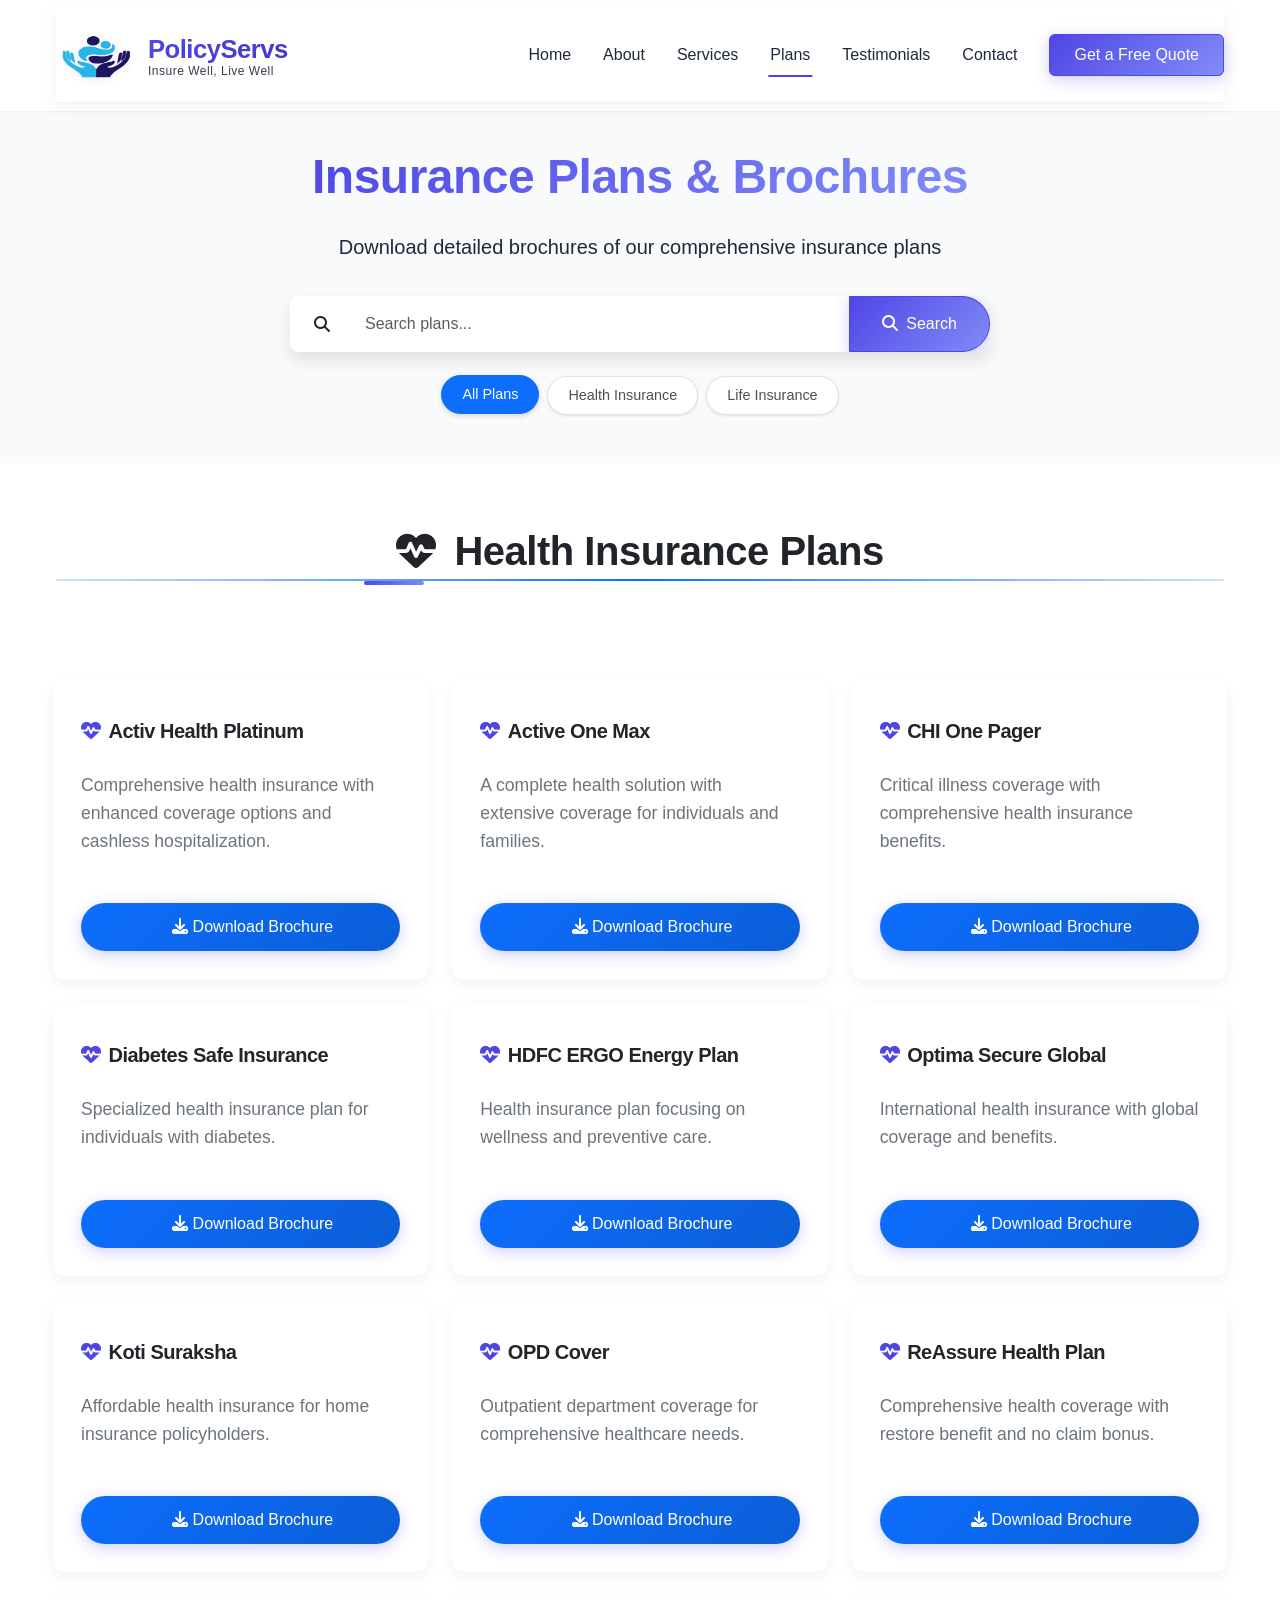
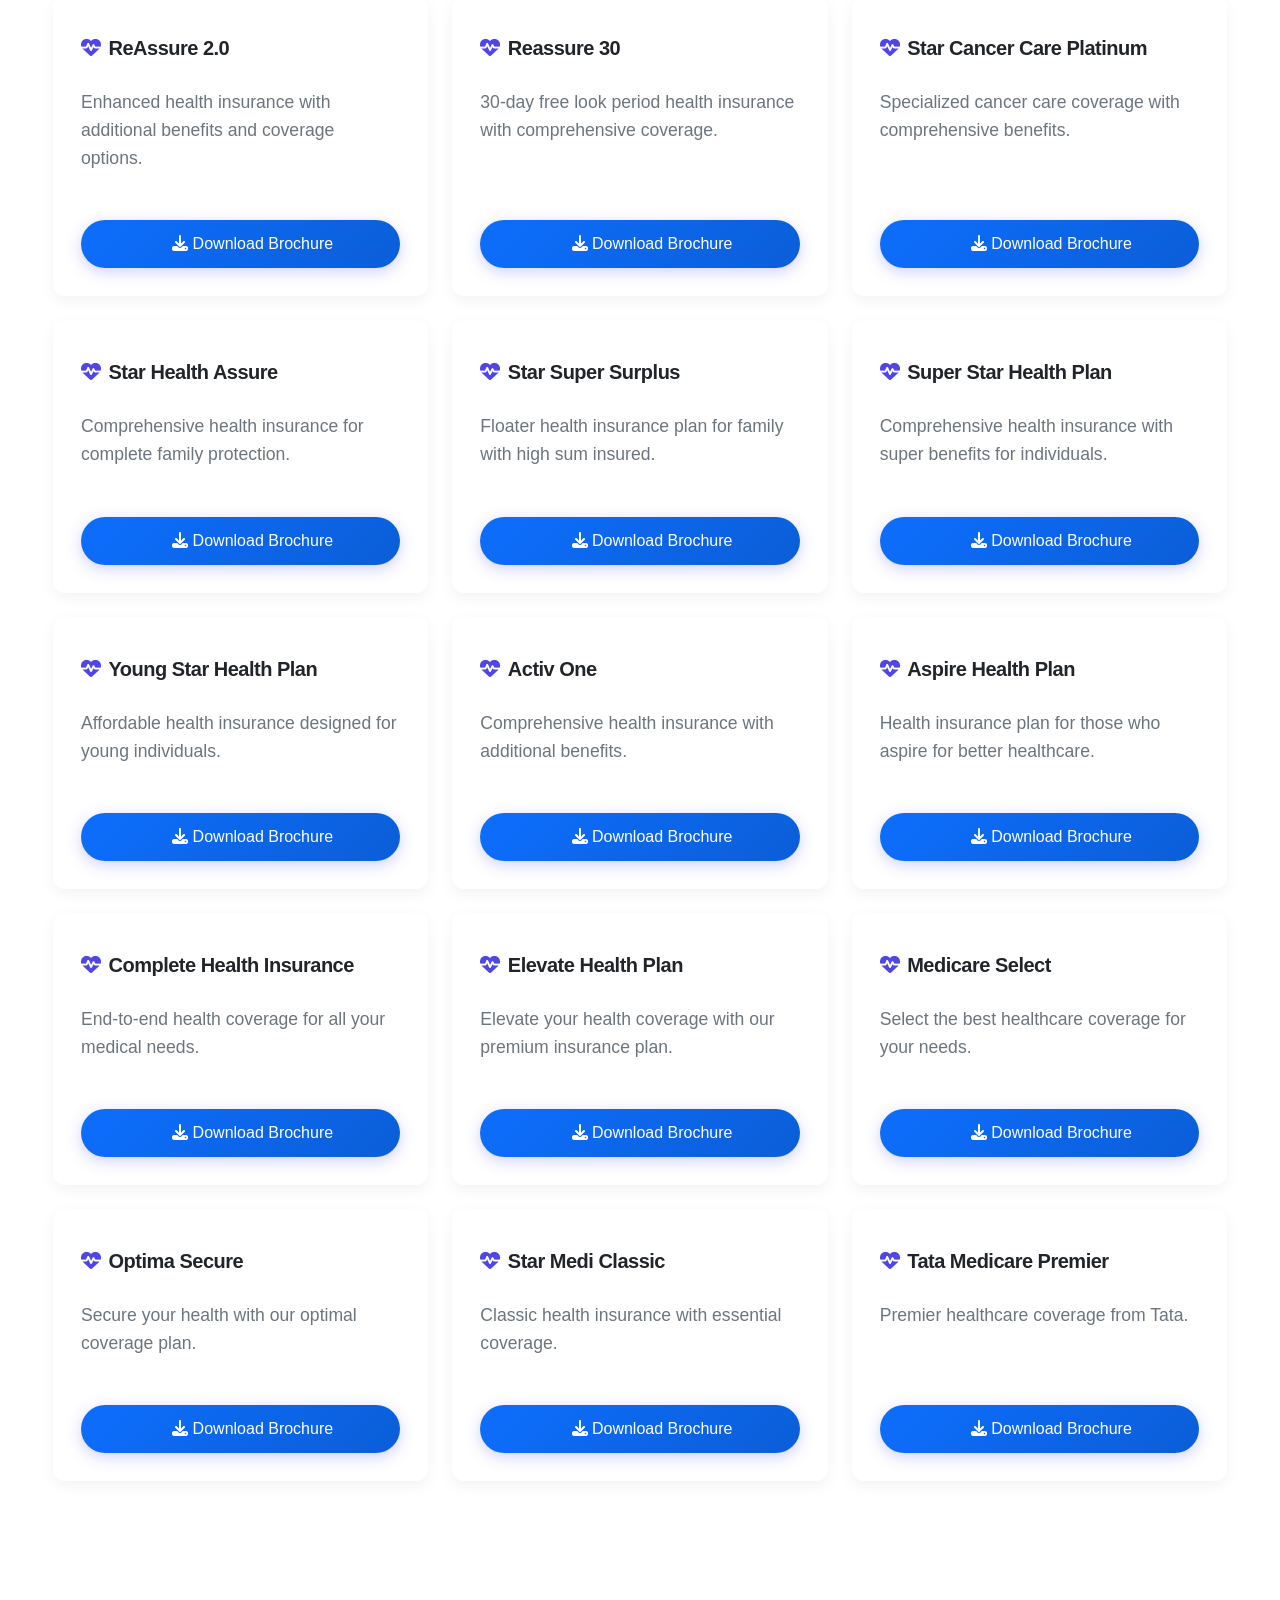
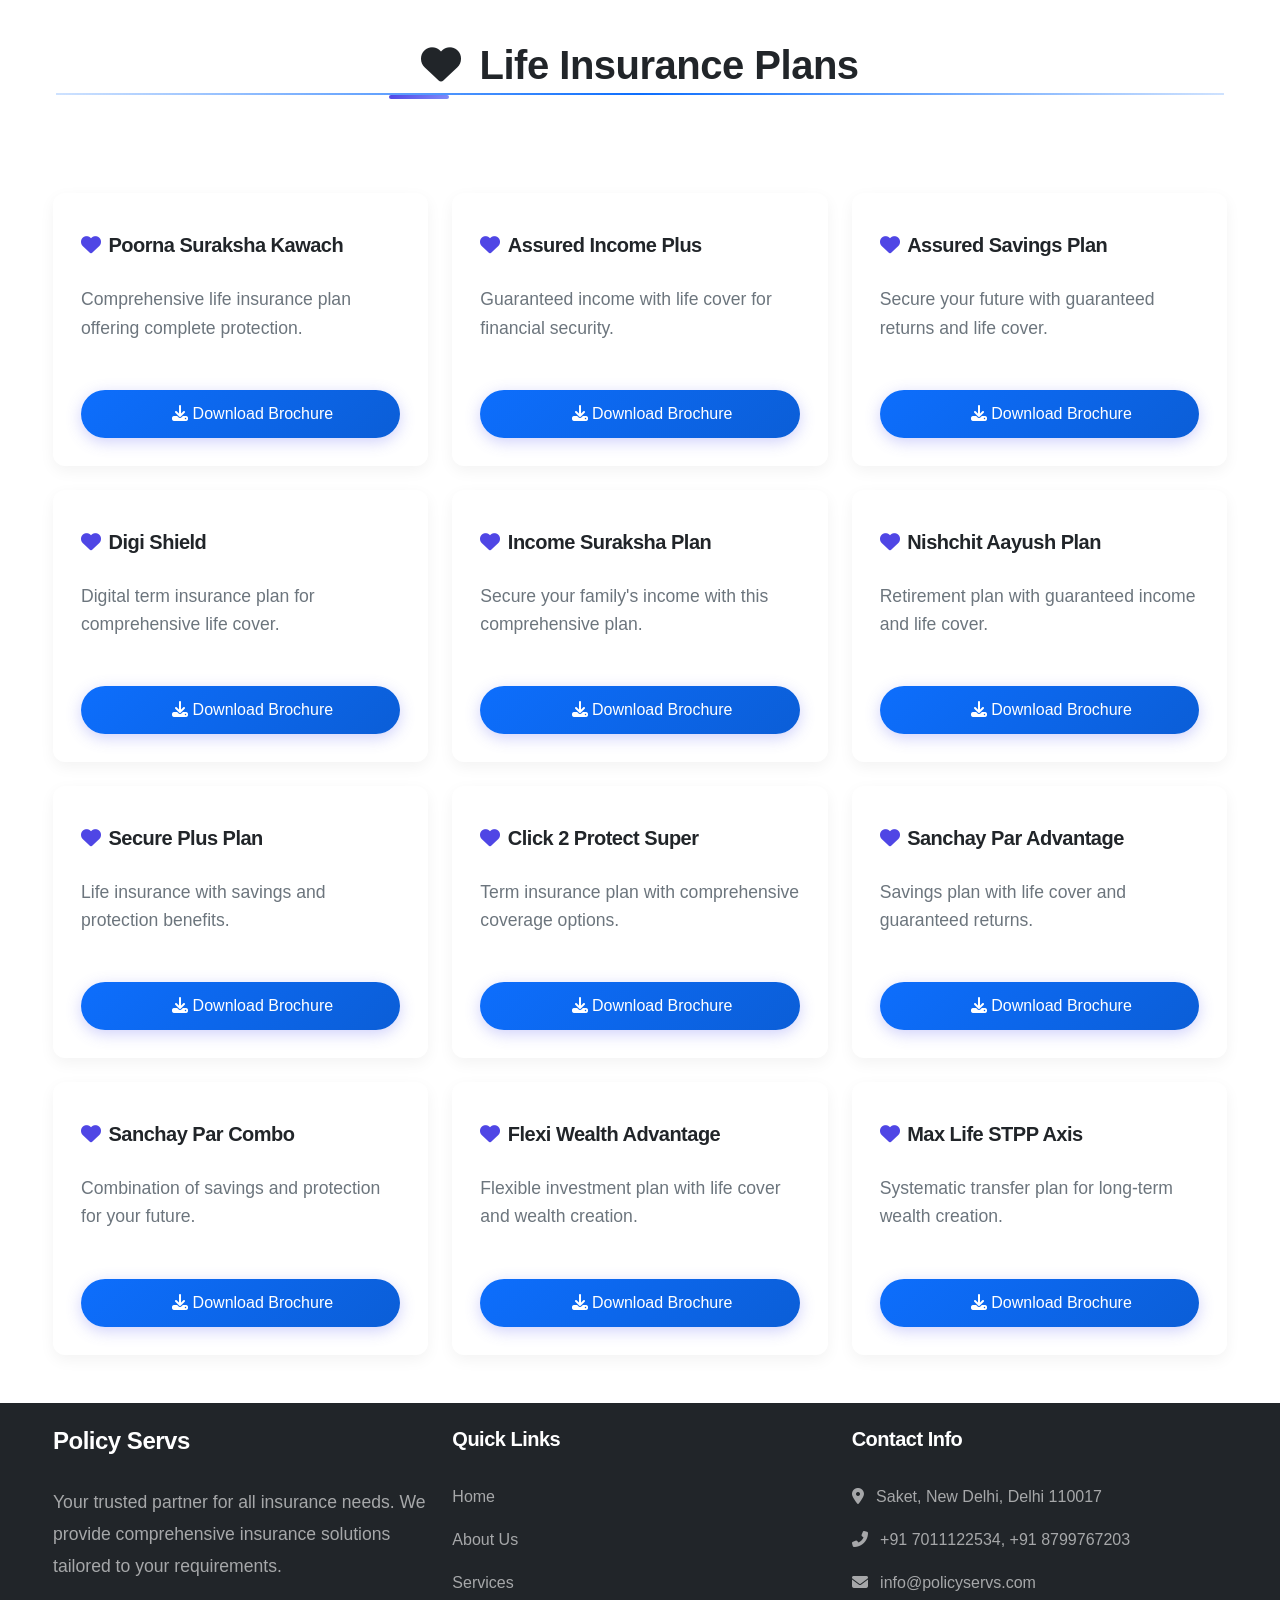
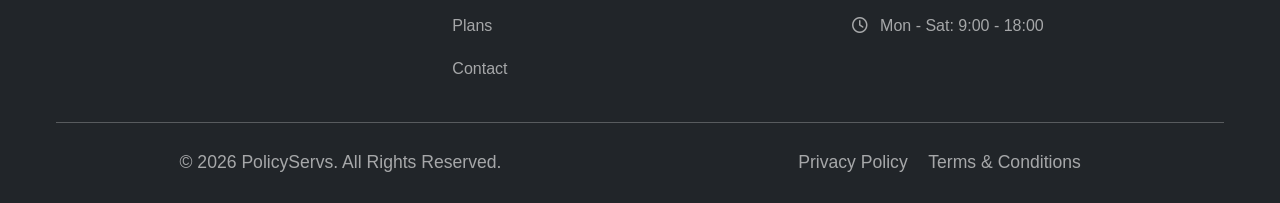
<file: plans.html>
<!DOCTYPE html>
<html lang="en" data-bs-theme="light" prefix="og: https://ogp.me/ns#">
<head>
    <meta charset="UTF-8">
    <meta name="viewport" content="width=device-width, initial-scale=1.0">
    <title>Insurance Plans - PolicyServs | Download PDF Brochures</title>
    <meta name="description" content="Download comprehensive insurance plan brochures. Compare and choose the best life and health insurance plans from top providers in India.">
    <meta name="keywords" content="insurance plans, download insurance brochure, health insurance pdf, life insurance pdf, policy documents, insurance comparison">
    <meta name="author" content="PolicyServs">
    <meta name="robots" content="index, follow">
    <meta name="googlebot" content="index, follow">
    <link rel="canonical" href="https://www.policyservs.com/plans.html" />
    
    <!-- Open Graph / Facebook -->
    <meta property="og:type" content="website">
    <meta property="og:url" content="https://www.policyservs.com/plans.html">
    <meta property="og:title" content="Insurance Plans - PolicyServs | Download PDF Brochures">
    <meta property="og:description" content="Download comprehensive insurance plan brochures. Compare and choose the best life and health insurance plans from top providers in India.">
    <meta property="og:image" content="https://www.policyservs.com/assets/imgs/og-image.jpg">
    
    <!-- Twitter -->
    <meta property="twitter:card" content="summary_large_image">
    <meta property="twitter:url" content="https://www.policyservs.com/plans.html">
    <meta property="twitter:title" content="Insurance Plans - PolicyServs | Download PDF Brochures">
    <meta property="twitter:description" content="Download comprehensive insurance plan brochures. Compare and choose the best life and health insurance plans from top providers in India.">
    <meta property="twitter:image" content="https://www.policyservs.com/assets/imgs/og-image.jpg">
    
    <!-- Favicon -->
    <link rel="icon" type="image/png" href="assets/imgs/favicon.ico">
    <link rel="apple-touch-icon" href="assets/imgs/apple-touch-icon.png">
    
    <!-- Preconnect to important domains -->
    <link rel="preconnect" href="https://www.google-analytics.com">
    <link rel="preconnect" href="https://www.googletagmanager.com">
    
    <!-- CSS -->
    <link href="assets/css/bootstrap.min.css" rel="stylesheet">
    <link href="assets/css/all.min.css" rel="stylesheet">
    <link href="css/style.css" rel="stylesheet">
    
    <style>
        /* Search and Filter */
        .search-filter-container {
            position: relative;
            z-index: 10;
        }
        
        .search-box {
            position: relative;
            box-shadow: 0 0.5rem 1rem rgba(0, 0, 0, 0.1);
            border-radius: 0.5rem;
            overflow: hidden;
        }
        
        .search-box .input-group-text {
            background: white;
            border: none;
            padding-left: 1.5rem;
        }
        
        .search-box .form-control {
            border: none;
            padding: 1rem 1.5rem;
            font-size: 1rem;
            box-shadow: none;
        }
        
        .search-box .btn {
            padding: 0.5rem 2rem;
            border-radius: 0 50px 50px 0;
            font-weight: 500;
        }
        
        .filter-tabs {
            display: flex;
            justify-content: center;
            flex-wrap: wrap;
            gap: 0.5rem;
            margin: 1.5rem auto 0;
        }
        
        .filter-btn {
            border: 1px solid #dee2e6;
            background: white;
            color: #495057;
            padding: 0.4rem 1.25rem;
            border-radius: 50px;
            font-size: 0.9rem;
            transition: all 0.2s ease;
            box-shadow: 0 1px 3px rgba(0,0,0,0.1);
        }
        
        .filter-btn:hover, .filter-btn.active {
            background: #0d6efd;
            color: white;
            border-color: #0d6efd;
            transform: translateY(-1px);
            box-shadow: 0 2px 5px rgba(0,0,0,0.15);
        }
        
        /* Plan Cards */
        .plan-card {
            transition: all 0.3s cubic-bezier(0.4, 0, 0.2, 1);
            height: 100%;
            border: none;
            border-radius: 12px;
            overflow: hidden;
            background: white;
            box-shadow: 0 5px 15px rgba(0,0,0,0.05);
            margin-bottom: 1.5rem;
        }
        
        .plan-card:hover {
            transform: translateY(-10px);
            box-shadow: 0 15px 30px rgba(13, 110, 253, 0.15);
        }
        
        .plan-card .card-body {
            padding: 1.75rem;
            display: flex;
            flex-direction: column;
            height: 100%;
        }
        
        .plan-card .card-title {
            font-weight: 600;
            margin-bottom: 1rem;
            color: #212529;
            font-size: 1.25rem;
            min-height: 3rem;
            display: flex;
            align-items: center;
        }
        
        .plan-card .card-text {
            color: #6c757d;
            flex-grow: 1;
            margin-bottom: 1.5rem;
            line-height: 1.6;
        }
        
        .plan-card .download-btn {
            background: linear-gradient(135deg, #0d6efd, #0b5ed7);
            color: white;
            border: none;
            border-radius: 50px;
            padding: 0.75rem 1.5rem 0.75rem 3rem;
            font-weight: 500;
            transition: all 0.3s ease;
            text-align: center;
            display: inline-block;
            width: 100%;
        }
        
        .plan-card .download-btn:hover {
            transform: translateY(-2px);
            box-shadow: 0 5px 15px rgba(13, 110, 253, 0.3);
        }
        
        .plan-card .download-btn i {
            left: 1.5rem;
            color: white;
        }
        
        /* Plan Category Headers */
        .plan-category {
            position: relative;
            padding-bottom: 1rem;
            margin: 4rem 0 3rem;
            text-align: center;
        }
        
        .plan-category h2 {
            font-weight: 700;
            color: #212529;
            position: relative;
            display: inline-block;
            padding: 0 2rem;
            background: white;
            z-index: 1;
        }
        
        .plan-category:after {
            content: '';
            position: absolute;
            top: 50%;
            left: 0;
            right: 0;
            height: 2px;
            background: linear-gradient(90deg, rgba(13, 110, 253, 0.2), #0d6efd, rgba(13, 110, 253, 0.2));
            z-index: 0;
        }
        
        /* Scroll to Top Button */
        .scroll-to-top {
            position: fixed;
            bottom: 2rem;
            right: 2rem;
            width: 3rem;
            height: 3rem;
            border-radius: 50%;
            background: #0d6efd;
            color: white;
            display: flex;
            align-items: center;
            justify-content: center;
            text-decoration: none;
            box-shadow: 0 4px 15px rgba(13, 110, 253, 0.3);
            opacity: 0;
            visibility: hidden;
            transition: all 0.3s ease;
            z-index: 1000;
        }
        
        .scroll-to-top.visible {
            opacity: 1;
            visibility: visible;
        }
        
        .scroll-to-top:hover {
            background: #0b5ed7;
            transform: translateY(-3px);
        }
        
        /* Loading Animation */
        @keyframes fadeIn {
            from { opacity: 0; transform: translateY(20px); }
            to { opacity: 1; transform: translateY(0); }
        }
        
        .plan-card {
            animation: fadeIn 0.5s ease-out forwards;
            opacity: 0;
        }
        
        /* Responsive Adjustments */
        @media (max-width: 768px) {
            .hero-section {
                padding: 5rem 0 4rem;
            }
            
            .hero-section h1 {
                font-size: 2rem;
            }
            
            .search-box {
                border-radius: 8px;
            }
            
            .search-box .btn {
                padding: 0.5rem 1rem;
            }
            
            .plan-card {
                margin-bottom: 1.5rem;
            }
        }
        
        /* No Results Message */
        .no-results {
            text-align: center;
            padding: 4rem 0;
            display: none;
        }
        
        .no-results i {
            font-size: 3rem;
            color: #6c757d;
            margin-bottom: 1rem;
            opacity: 0.7;
        }
    </style>
</head>
<body>
    <!-- Header -->
    <header class="main-header bg-white shadow-sm py-2">
        <div class="container">
            <nav class="navbar navbar-expand-lg navbar-light">
                <a class="navbar-brand p-0 d-flex align-items-center" href="index.html">
                    <img src="assets/imgs/lobo.png" alt="PolicyServs Logo" class="logo-img" style="height: 48px; width: auto; margin-right: 12px;">
                    <div class="logo-text">
                        <div class="brand-name">PolicyServs</div>
                        <div class="tagline">Insure Well, Live Well</div>
                    </div>
                </a>
                <button class="navbar-toggler" type="button" data-bs-toggle="collapse" data-bs-target="#navbarNav">
                    <span class="navbar-toggler-icon"></span>
                </button>
                <div class="collapse navbar-collapse" id="navbarNav">
                    <ul class="navbar-nav ms-auto">
                        <li class="nav-item"><a class="nav-link" href="index.html#home">Home</a></li>
                        <li class="nav-item"><a class="nav-link" href="index.html#about">About</a></li>
                        <li class="nav-item"><a class="nav-link" href="index.html#services">Services</a></li>
                        <li class="nav-item"><a class="nav-link active" href="plans.html">Plans</a></li>
                        <li class="nav-item"><a class="nav-link" href="index.html#testimonials">Testimonials</a></li>
                        <li class="nav-item"><a class="nav-link" href="contact.html">Contact</a></li>
                    </ul>
                    <a href="get-quote.html" class="btn btn-primary ms-lg-3 mt-3 mt-lg-0">Get a Free Quote</a>
                </div>
            </nav>
        </div>
    </header>

    <!-- Hero Section -->
    <section class="py-5 bg-light">
        <div class="container text-center">
            <h1 class="display-5 fw-bold mb-3">Insurance Plans & Brochures</h1>
            <p class="lead text-muted mb-4">Download detailed brochures of our comprehensive insurance plans</p>
            
            <div class="search-box mx-auto" style="max-width: 700px;">
                <div class="input-group">
                    <span class="input-group-text bg-white border-end-0"><i class="fas fa-search text-muted"></i></span>
                    <input type="text" id="searchInput" class="form-control border-start-0" placeholder="Search plans...">
                    <button class="btn btn-primary" type="button" id="searchBtn">
                        <i class="fas fa-search me-2"></i>Search
                    </button>
                </div>
            </div>
            
            <div class="filter-tabs mt-4">
                <button class="filter-btn active" data-filter="all">All Plans</button>
                <button class="filter-btn" data-filter="health">Health Insurance</button>
                <button class="filter-btn" data-filter="life">Life Insurance</button>
                    </div>
                </div>
            </div>
        </div>
    </section>
    
    <!-- No Results Message -->
    <div class="container">
        <div class="no-results" id="noResults">
            <i class="fas fa-search"></i>
            <h4>No plans found</h4>
            <p class="text-muted">Try adjusting your search or filter to find what you're looking for.</p>
        </div>
    </div>

    <!-- Plans Section -->
    <section class="pb-5">
        <div class="container">
            <!-- Health Insurance Plans -->
            <div class="mb-5" id="healthSection">
                <div class="plan-category">
                    <h2>
                        <i class="fas fa-heartbeat me-2"></i> Health Insurance Plans
                    </h2>
                </div>
                <div class="row g-4" id="healthPlans">
                    <!-- Plans will be dynamically inserted here by JavaScript -->
                </div>
            </div>
            
            <!-- Life Insurance Plans -->
            <div class="mt-5 pt-5" id="lifeSection">
                <div class="plan-category">
                    <h2>
                        <i class="fas fa-heart me-2"></i> Life Insurance Plans
                    </h2>
                </div>
                <div class="row g-4" id="lifePlans">
                    <!-- Plans will be dynamically inserted here by JavaScript -->
                </div>
            </div>
        </div>
    </section>
    
    <!-- Scroll to Top Button -->
    <a href="#" class="scroll-to-top" id="scrollToTop">
        <i class="fas fa-arrow-up"></i>
    </a>

    <!-- Footer -->
    <footer class="bg-dark text-white py-4">
        <div class="container">
            <div class="row g-4">
                <div class="col-lg-4">
                    <h4 class="text-white mb-4">Policy Servs</h4>
                    <p class="text-white-50">Your trusted partner for all insurance needs. We provide comprehensive insurance solutions tailored to your requirements.</p>
                </div>
                <div class="col-md-4">
                    <h5 class="text-white mb-4">Quick Links</h5>
                    <ul class="list-unstyled">
                        <li class="mb-2"><a href="index.html#home" class="text-white-50 text-decoration-none">Home</a></li>
                        <li class="mb-2"><a href="index.html#about" class="text-white-50 text-decoration-none">About Us</a></li>
                        <li class="mb-2"><a href="index.html#services" class="text-white-50 text-decoration-none">Services</a></li>
                        <li class="mb-2"><a href="plans.html" class="text-white-50 text-decoration-none">Plans</a></li>
                        <li><a href="contact.html" class="text-white-50 text-decoration-none">Contact</a></li>
                    </ul>
                </div>
                <div class="col-md-4">
                    <h5 class="text-white mb-4">Contact Info</h5>
                    <ul class="list-unstyled text-white-50">
                        <li class="mb-2"><i class="fas fa-map-marker-alt me-2"></i> Saket, New Delhi, Delhi 110017</li>
                        <li class="mb-2"><i class="fas fa-phone-alt me-2"></i> +91 7011122534, +91 8799767203</li>
                        <li class="mb-2"><i class="fas fa-envelope me-2"></i> info@policyservs.com</li>
                        <li><i class="far fa-clock me-2"></i> Mon - Sat: 9:00 - 18:00</li>  
                    </ul>
                </div>
            </div>
            
            <hr class="my-4 bg-secondary">
            
            <div class="row">
                <div class="col-md-6 text-center text-md-start">
                    <p class="mb-0 text-white-50">&copy; <span id="current-year"></span> PolicyServs. All Rights Reserved.</p>
                </div>
                <div class="col-md-6 text-center text-md-end">
                    <p class="mb-0 text-white-50">
                        <a href="#" class="text-white-50 text-decoration-none me-3">Privacy Policy</a>
                        <a href="#" class="text-white-50 text-decoration-none">Terms & Conditions</a>
                    </p>
                </div>
            </div>
        </div>
    </footer>

    <!-- Back to Top Button -->
    <a href="#" class="back-to-top" id="backToTop">
        <i class="fas fa-arrow-up"></i>
    </a>

    <!-- JavaScript -->
    <script src="assets/js/bootstrap.bundle.min.js"></script>
    <script>
        // Set current year in footer
        document.getElementById('current-year').textContent = new Date().getFullYear();

        // Back to top button
        const backToTop = document.getElementById('backToTop');
        window.addEventListener('scroll', function() {
            if (window.pageYOffset > 300) {
                backToTop.classList.add('show');
            } else {
                backToTop.classList.remove('show');
            }
        });
        backToTop.addEventListener('click', function(e) {
            e.preventDefault();
            window.scrollTo({ top: 0, behavior: 'smooth' });
        });

        // Insurance plans data
        const plans = {
            health: [
                {
                    title: "Activ Health Platinum",
                    description: "Comprehensive health insurance with enhanced coverage options and cashless hospitalization.",
                    file: "Activ-Health-Platinum-Enhanced-Brochure.pdf"
                },
                {
                    title: "Active One Max",
                    description: "A complete health solution with extensive coverage for individuals and families.",
                    file: "Active-One-Max-Brochure.pdf"
                },
                {
                    title: "CHI One Pager",
                    description: "Critical illness coverage with comprehensive health insurance benefits.",
                    file: "CHI_One pager_Version 1.0_April_2022.pdf"
                },
                {
                    title: "Diabetes Safe Insurance",
                    description: "Specialized health insurance plan for individuals with diabetes.",
                    file: "Diabetes Safe Insurance One Pager_version 1.0_Dec_22.pdf"
                },
                {
                    title: "HDFC ERGO Energy Plan",
                    description: "Health insurance plan focusing on wellness and preventive care.",
                    file: "Hdfc-Ergo-Energy-Plan-Brochure.pdf"
                },
                {
                    title: "Optima Secure Global",
                    description: "International health insurance with global coverage and benefits.",
                    file: "Hdfc-Ergo-optima-secure-global-brochure.pdf"
                },
                {
                    title: "Koti Suraksha",
                    description: "Affordable health insurance for home insurance policyholders.",
                    file: "Koti_Suraksha_One_Pager.pdf"
                },
                {
                    title: "OPD Cover",
                    description: "Outpatient department coverage for comprehensive healthcare needs.",
                    file: "OPD BROUCHER.pdf"
                },
                {
                    title: "ReAssure Health Plan",
                    description: "Comprehensive health coverage with restore benefit and no claim bonus.",
                    file: "ReAssure -  Brochure.pdf"
                },
                {
                    title: "ReAssure 2.0",
                    description: "Enhanced health insurance with additional benefits and coverage options.",
                    file: "ReAssure 2.0 - SS.pdf"
                },
                {
                    title: "Reassure 30",
                    description: "30-day free look period health insurance with comprehensive coverage.",
                    file: "Reassure30_SS_Limited.pdf"
                },
                {
                    title: "Star Cancer Care Platinum",
                    description: "Specialized cancer care coverage with comprehensive benefits.",
                    file: "Star Cancer Care Platinum_One pager_Version 1.0_April_2022.pdf"
                },
                {
                    title: "Star Health Assure",
                    description: "Comprehensive health insurance for complete family protection.",
                    file: "Star Health Assure_One pager_Version 1.0_Nov_22 (1).pdf"
                },
                {
                    title: "Star Super Surplus",
                    description: "Floater health insurance plan for family with high sum insured.",
                    file: "Star Super Surplus (Floater)_One pager_Version 1.0_April_2022.pdf"
                },
                {
                    title: "Super Star Health Plan",
                    description: "Comprehensive health insurance with super benefits for individuals.",
                    file: "Super Star_One_Pager.pdf"
                },
                {
                    title: "Young Star Health Plan",
                    description: "Affordable health insurance designed for young individuals.",
                    file: "Young Star_One pager_Version 1.0_April_2022.pdf"
                },
                {
                    title: "Activ One",
                    description: "Comprehensive health insurance with additional benefits.",
                    file: "activ one.pdf"
                },
                {
                    title: "Aspire Health Plan",
                    description: "Health insurance plan for those who aspire for better healthcare.",
                    file: "aspire_ss.pdf"
                },
                {
                    title: "Complete Health Insurance",
                    description: "End-to-end health coverage for all your medical needs.",
                    file: "complete-health-insurance-brochure.pdf"
                },
                {
                    title: "Elevate Health Plan",
                    description: "Elevate your health coverage with our premium insurance plan.",
                    file: "elevate-brochure_final_4-6-24 (1).pdf"
                },
                {
                    title: "Medicare Select",
                    description: "Select the best healthcare coverage for your needs.",
                    file: "medicare_select_prospectus_efd23b0ad6.pdf"
                },
                {
                    title: "Optima Secure",
                    description: "Secure your health with our optimal coverage plan.",
                    file: "optima-secure-brochure.pdf"
                },
                {
                    title: "Star Medi Classic",
                    description: "Classic health insurance with essential coverage.",
                    file: "star medi classicOne Pager (1).pdf"
                },
                {
                    title: "Tata Medicare Premier",
                    description: "Premier healthcare coverage from Tata.",
                    file: "tata Medicare+Premier-Brochure.pdf"
                }
            ],
            life: [
                {
                    title: "Poorna Suraksha Kawach",
                    description: "Comprehensive life insurance plan offering complete protection.",
                    file: "ABSLI Poorna Suraksha Kawach Plan - Product Brochure.pdf"
                },
                {
                    title: "Assured Income Plus",
                    description: "Guaranteed income with life cover for financial security.",
                    file: "ABSLI_Assured_Income_Plus_Brochure_Web_version_V10_9571050b25.pdf"
                },
                {
                    title: "Assured Savings Plan",
                    description: "Secure your future with guaranteed returns and life cover.",
                    file: "ABSLI_Assured_Savings_Plan_Brochure.pdf"
                },
                {
                    title: "Digi Shield",
                    description: "Digital term insurance plan for comprehensive life cover.",
                    file: "ABSLI_Digi_Shield_Brochure_V10_104564f5ee.pdf"
                },
                {
                    title: "Income Suraksha Plan",
                    description: "Secure your family's income with this comprehensive plan.",
                    file: "ABSLI_Income_Suraksha_Plan_V01_Brochure_Web_Version_9bc3b2a0c3.pdf"
                },
                {
                    title: "Nishchit Aayush Plan",
                    description: "Retirement plan with guaranteed income and life cover.",
                    file: "ABSLI_Nishchit_Aayush_Plan_V09_Brochure_Web_Version_549190c4a4.pdf"
                },
                {
                    title: "Secure Plus Plan",
                    description: "Life insurance with savings and protection benefits.",
                    file: "ABSLI_Secure_Plus_Plan_Brochure.pdf"
                },
                {
                    title: "Click 2 Protect Super",
                    description: "Term insurance plan with comprehensive coverage options.",
                    file: "HDFC-Life-Click-2-Protect-Super-HDFC-Bank-Brochure.pdf"
                },
                {
                    title: "Sanchay Par Advantage",
                    description: "Savings plan with life cover and guaranteed returns.",
                    file: "HDFC-Life-Sanchay-Par-Advantage-Retail-Brochure.pdf"
                },
                {
                    title: "Sanchay Par Combo",
                    description: "Combination of savings and protection for your future.",
                    file: "SANCHAY PAR_COMBO.pdf"
                },
                {
                    title: "Flexi Wealth Advantage",
                    description: "Flexible investment plan with life cover and wealth creation.",
                    file: "flexi-wealth-advantage-plan.pdf"
                },
                {
                    title: "Max Life STPP Axis",
                    description: "Systematic transfer plan for long-term wealth creation.",
                    file: "max-life-stpp-axis.pdf"
                }
            ]
        };

        // Function to create plan card
        function createPlanCard(plan, type, index) {
            const filePath = `assets/pdf/${type}plan/${plan.file}`;
            const delay = (index * 100) + 'ms';
            return `
                <div class="col-md-6 col-lg-4" style="animation-delay: ${delay}">
                    <div class="card plan-card h-100">
                        <div class="card-body">
                            <h5 class="card-title">
                                <i class="${type === 'health' ? 'fas fa-heartbeat' : 'fas fa-heart'} me-2 text-primary"></i>
                                ${plan.title}
                            </h5>
                            <p class="card-text">${plan.description}</p>
                            <a href="${filePath}" class="btn download-btn" download>
                                <i class="fas fa-download"></i> Download Brochure
                            </a>
                        </div>
                    </div>
                </div>
            `;
        }

        // Function to render plans
        function renderPlans(filter = '') {
            const healthContainer = document.getElementById('healthPlans');
            const lifeContainer = document.getElementById('lifePlans');
            const noResults = document.getElementById('noResults');
            
            // Clear existing content
            healthContainer.innerHTML = '';
            lifeContainer.innerHTML = '';
            
            const searchTerm = filter.toLowerCase();
            let hasHealthPlans = false;
            let hasLifePlans = false;
            
            // Filter and add health plans
            const filteredHealth = plans.health.filter(plan => 
                !searchTerm || 
                plan.title.toLowerCase().includes(searchTerm) || 
                plan.description.toLowerCase().includes(searchTerm)
            );
            
            if (filteredHealth.length > 0) {
                filteredHealth.forEach((plan, index) => {
                    healthContainer.innerHTML += createPlanCard(plan, 'health', index);
                });
                hasHealthPlans = true;
            }
            
            // Filter and add life plans
            const filteredLife = plans.life.filter(plan => 
                !searchTerm || 
                plan.title.toLowerCase().includes(searchTerm) || 
                plan.description.toLowerCase().includes(searchTerm)
            );
            
            if (filteredLife.length > 0) {
                filteredLife.forEach((plan, index) => {
                    lifeContainer.innerHTML += createPlanCard(plan, 'life', index);
                });
                hasLifePlans = true;
            }
            
            // Show/hide sections based on filters
            document.getElementById('healthSection').style.display = hasHealthPlans ? 'block' : 'none';
            document.getElementById('lifeSection').style.display = hasLifePlans ? 'block' : 'none';
            
            // Show no results message if no plans match
            noResults.style.display = (hasHealthPlans || hasLifePlans) ? 'none' : 'block';
            
            // Add animation to cards
            animateCards();
        }
        
        // Function to animate cards with delay
        function animateCards() {
            const cards = document.querySelectorAll('.plan-card');
            cards.forEach((card, index) => {
                card.style.animation = `fadeIn 0.5s ease-out ${index * 0.1}s forwards`;
            });
        }
        
        // Function to filter plans by type
        function filterPlans(type) {
            const healthSection = document.getElementById('healthSection');
            const lifeSection = document.getElementById('lifeSection');
            
            if (type === 'all') {
                healthSection.style.display = 'block';
                lifeSection.style.display = 'block';
            } else if (type === 'health') {
                healthSection.style.display = 'block';
                lifeSection.style.display = 'none';
            } else if (type === 'life') {
                healthSection.style.display = 'none';
                lifeSection.style.display = 'block';
            }
            
            // Re-apply search filter if any
            const searchTerm = document.getElementById('searchInput').value.trim().toLowerCase();
            if (searchTerm) {
                searchPlans(searchTerm);
            }
            
            // Scroll to top of section
            window.scrollTo({
                top: type === 'all' ? 0 : document.getElementById(`${type}Section`).offsetTop - 100,
                behavior: 'smooth'
            });
        }

        // Search functionality
        function searchPlans(query) {
            const searchTerm = query.trim().toLowerCase();
            renderPlans(searchTerm);
        }

        // Initialize the page
        document.addEventListener('DOMContentLoaded', function() {
            // Render all plans initially
            renderPlans();
            
            // Search functionality
            const searchInput = document.getElementById('searchInput');
            const searchBtn = document.getElementById('searchBtn');
            const filterButtons = document.querySelectorAll('.filter-btn');
            
            // Search button click handler
            searchBtn.addEventListener('click', function() {
                searchPlans(searchInput.value);
            });
            
            // Search input keyup handler
            let searchTimeout;
            searchInput.addEventListener('keyup', function(e) {
                clearTimeout(searchTimeout);
                searchTimeout = setTimeout(() => {
                    searchPlans(searchInput.value);
                }, 300);
                
                if (e.key === 'Enter') {
                    searchPlans(searchInput.value);
                }
            });
            
            // Filter button click handlers
            filterButtons.forEach(button => {
                button.addEventListener('click', function() {
                    // Update active state
                    filterButtons.forEach(btn => btn.classList.remove('active'));
                    this.classList.add('active');
                    
                    // Apply filter
                    const filterType = this.getAttribute('data-filter');
                    filterPlans(filterType);
                });
            });
            
            // Scroll to top button
            const scrollToTopBtn = document.getElementById('scrollToTop');
            
            window.addEventListener('scroll', function() {
                if (window.pageYOffset > 300) {
                    scrollToTopBtn.classList.add('visible');
                } else {
                    scrollToTopBtn.classList.remove('visible');
                }
            });
            
            scrollToTopBtn.addEventListener('click', function(e) {
                e.preventDefault();
                window.scrollTo({
                    top: 0,
                    behavior: 'smooth'
                });
            });
            
            // Smooth scroll for anchor links
            document.querySelectorAll('a[href^="#"]').forEach(anchor => {
                anchor.addEventListener('click', function(e) {
                    e.preventDefault();
                    const target = document.querySelector(this.getAttribute('href'));
                    if (target) {
                        target.scrollIntoView({
                            behavior: 'smooth',
                            block: 'start'
                        });
                    }
                });
            });
        });
    </script>
</body>
</html>
</file>
<file: css/style.css>
/* Base Styles */
:root {
  /* Color System */
  --primary: #4f46e5;
  --primary-light: #818cf8;
  --primary-dark: #4338ca;
  --secondary: #10b981;
  --accent: #f59e0b;
  --dark: #1e293b;
  --darker: #0f172a;
  --light: #f8fafc;
  --lighter: #f1f5f9;
  --white: #ffffff;
  --black: #000000;
  --gradient-primary: linear-gradient(135deg, var(--primary) 0%, var(--primary-light) 100%);
  --gradient-secondary: linear-gradient(135deg, var(--secondary) 0%, #34d399 100%);
  --gradient-accent: linear-gradient(135deg, var(--accent) 0%, #f97316 100%);
  --gradient-dark: linear-gradient(135deg, var(--darker) 0%, var(--dark) 100%);
  --gradient-light: linear-gradient(135deg, #f9fafb 0%, #f3f4f6 100%);
  
  /* Shadows */
  --shadow: 0 4px 6px -1px rgba(0, 0, 0, 0.1), 0 2px 4px -1px rgba(0, 0, 0, 0.06);
  --shadow-lg: 0 10px 15px -3px rgba(0, 0, 0, 0.1), 0 4px 6px -2px rgba(0, 0, 0, 0.05);
  --shadow-xl: 0 20px 25px -5px rgba(0, 0, 0, 0.1), 0 10px 10px -5px rgba(0, 0, 0, 0.04);
  
  /* Transitions */
  --transition: all 0.3s ease;
  --transition-slow: all 0.6s ease;
  
  /* Border Radius */
  --border-radius: 0.5rem;
  --border-radius-lg: 1rem;
  --border-radius-xl: 2rem;
  
  /* Glass Effect */
  --glass: rgba(255, 255, 255, 0.1);
  --glass-border: rgba(255, 255, 255, 0.18);
  --glass-shadow: 0 8px 32px 0 rgba(31, 38, 135, 0.37);
  --glass-blur: blur(10px);
  
  /* Gradients */
  --gradient-primary: linear-gradient(135deg, var(--primary) 0%, var(--primary-light) 100%);
  --gradient-accent: linear-gradient(135deg, var(--accent) 0%, #f97316 100%);
  --gradient-dark: linear-gradient(135deg, var(--darker) 0%, var(--dark) 100%);
}

/* Dark Theme Overrides */
[data-bs-theme="dark"] {
  --light: #1e293b;
  --lighter: #0f172a;
  --dark: #f8fafc;
  --darker: #f1f5f9;
  --white: #0f172a;
  --glass: rgba(15, 23, 42, 0.7);
  --glass-border: rgba(255, 255, 255, 0.05);
  --glass-shadow: 0 8px 32px 0 rgba(0, 0, 0, 0.37);
  --shadow: 0 4px 6px -1px rgba(0, 0, 0, 0.3), 0 2px 4px -1px rgba(0, 0, 0, 0.2);
  --shadow-lg: 0 10px 15px -3px rgba(0, 0, 0, 0.3), 0 4px 6px -2px rgba(0, 0, 0, 0.2);
  --shadow-xl: 0 20px 25px -5px rgba(0, 0, 0, 0.3), 0 10px 10px -5px rgba(0, 0, 0, 0.2);
}

/* Reset and Base Styles */
*,
*::before,
*::after {
  margin: 0;
  padding: 0;
  box-sizing: border-box;
}

html {
  scroll-behavior: smooth;
  scroll-padding-top: 5rem;
  font-size: 16px;
  overflow-x: hidden;
}

body {
  font-family: 'Poppins', -apple-system, BlinkMacSystemFont, 'Segoe UI', Roboto, Oxygen, Ubuntu, Cantarell, 'Open Sans', 'Helvetica Neue', sans-serif;
  color: var(--dark);
  line-height: 1.7;
  font-weight: 400;
  background-color: var(--white);
  overflow-x: hidden;
  transition: var(--transition-slow);
  position: relative;
  min-height: 100vh;
  display: flex;
  flex-direction: column;
  opacity: 0;
  animation: fadeIn 1s ease-out 0.5s forwards;
}

@keyframes fadeIn {
  to { opacity: 1; }
}

/* Scrollbar */
::-webkit-scrollbar {
  width: 10px;
  height: 10px;
}

::-webkit-scrollbar-track {
  background: var(--lighter);
}

::-webkit-scrollbar-thumb {
  background: var(--primary);
  border-radius: 5px;
  transition: var(--transition);
}

::-webkit-scrollbar-thumb:hover {
  background: var(--primary-dark);
}

::selection {
  background-color: var(--primary);
  color: var(--white);
}

/* Typography */
h1, h2, .h2 {
  font-size: 2.25rem;
  font-weight: 700;
  line-height: 1.2;
  margin-bottom: 1.5rem;
  color: var(--dark);
}

h1 {
  font-size: 3.5rem;
  line-height: 1.1;
  font-weight: 900;
  background: var(--gradient-primary);
  -webkit-background-clip: text;
  background-clip: text;
  -webkit-text-fill-color: transparent;
  margin-bottom: 1.5rem;
}

h2 {
  font-size: 2.5rem;
  font-weight: 800;
  margin-bottom: 1rem;
  color: var(--dark);
  line-height: 1.2;
}

.subheading {
  font-size: 1.25rem;
  font-weight: 500;
  color: var(--gray);
  margin-bottom: 1.5rem;
  display: block;
  position: relative;
  padding-left: 1.5rem;
}

.subheading::before {
  content: '';
  position: absolute;
  left: 0;
  top: 50%;
  width: 1rem;
  height: 3px;
  background: var(--primary);
  transform: translateY(-50%);
}

h2::after {
  content: '';
  position: absolute;
  left: 0;
  bottom: -10px;
  width: 60px;
  height: 4px;
  background: var(--gradient-primary);
  border-radius: 2px;
}

h3 {
  font-size: 1.75rem;
  margin-bottom: 1.25rem;
}

h4 {
  font-size: 1.5rem;
  margin-bottom: 1rem;
}

p {
  margin-bottom: 1.5rem;
  color: var(--gray);
  font-size: 1.1rem;
  line-height: 1.8;
}

a {
  color: var(--primary);
  text-decoration: none;
  transition: var(--transition);
  position: relative;
}

a:hover {
  color: var(--primary-dark);
}

strong {
  font-weight: 700;
  color: var(--dark);
}

.text-primary {
  color: var(--primary) !important;
}

.text-gradient {
  background: var(--gradient-primary);
  -webkit-background-clip: text;
  background-clip: text;
  -webkit-text-fill-color: transparent;
  display: inline-block;
}

.lead {
  font-size: 1.25rem;
  font-weight: 400;
  line-height: 1.7;
  color: var(--gray);
  margin-bottom: 1.5rem;
}

.text-uppercase {
  font-size: 0.9rem;
  font-weight: 600;
  letter-spacing: 1px;
  margin-bottom: 0.75rem;
  display: inline-block;
  color: var(--primary) !important;
}

.section-title {
  position: relative;
  margin-bottom: 3rem;
  text-align: center;
}

.section-title span {
  color: var(--primary);
  font-weight: 600;
  letter-spacing: 1.5px;
  display: block;
  margin-bottom: 0.75rem;
  text-transform: uppercase;
  font-size: 0.9rem;
}

.section-title h2 {
  font-size: 2.25rem;
  margin-bottom: 1rem;
  position: relative;
  display: inline-block;
  font-weight: 700;
}

.section-title p {
  max-width: 600px;
  margin: 0 auto;
  color: var(--gray);
  font-size: 1.125rem;
  line-height: 1.7;
  font-weight: 400;
}

/* Buttons */
.btn {
  display: inline-flex;
  align-items: center;
  justify-content: center;
  font-weight: 600;
  text-align: center;
  white-space: nowrap;
  vertical-align: middle;
  user-select: none;
  border: 2px solid transparent;
  padding: 0.75rem 2rem;
  font-size: 1rem;
  line-height: 1.5;
  border-radius: 50px;
  transition: var(--transition);
  position: relative;
  overflow: hidden;
  z-index: 1;
  box-shadow: 0 4px 15px rgba(99, 102, 241, 0.3);
}

.btn::before {
  content: '';
  position: absolute;
  top: 0;
  left: 0;
  width: 0;
  height: 100%;
  background: var(--gradient-primary);
  transition: var(--transition);
  z-index: -1;
}

.btn:hover::before {
  width: 100%;
}

.btn-primary {
  background: var(--gradient-primary);
  color: var(--white);
  border: none;
  position: relative;
  overflow: hidden;
  z-index: 1;
}

.btn-primary::before {
  background: var(--gradient-accent);
  opacity: 0;
  transition: var(--transition);
}

.btn-primary:hover {
  color: var(--white);
  transform: translateY(-3px);
  box-shadow: 0 10px 20px rgba(99, 102, 241, 0.3);
}

.btn-primary:hover::before {
  opacity: 1;
}

.btn-outline-primary {
  background: transparent;
  color: var(--primary);
  border: 2px solid var(--primary);
  position: relative;
  overflow: hidden;
  z-index: 1;
}

.btn-outline-primary::before {
  background: var(--gradient-primary);
  opacity: 0;
  transition: var(--transition);
}

.btn-outline-primary:hover {
  color: var(--white);
  border-color: transparent;
  transform: translateY(-3px);
  box-shadow: 0 10px 20px rgba(99, 102, 241, 0.2);
}

.btn-outline-primary:hover::before {
  opacity: 1;
  width: 100%;
}

.btn-lg {
  padding: 1rem 2.5rem;
  font-size: 1.1rem;
}

.btn-icon {
  display: inline-flex;
  align-items: center;
  gap: 0.5rem;
}

.btn-icon i {
  transition: var(--transition);
}

.btn-icon:hover i {
  transform: translateX(5px);
}

/* Container */
.container {
  max-width: 1200px;
  width: 100%;
  padding-right: 1rem;
  padding-left: 1rem;
  margin-right: auto;
  margin-left: auto;
  position: relative;
  z-index: 1;
}

/* Banner Section */
.banner-section {
    padding: 5rem 0;
    background: linear-gradient(135deg, #e6f0ff 0%, #d6e4ff 100%);
    position: relative;
    overflow: hidden;
    transition: background 0.3s ease;
}

/* Dark theme banner */
[data-bs-theme="dark"] .banner-section {
    background: linear-gradient(135deg, #1a2a4a 0%, #0f1a2a 100%);
    color: #ffffff;
}

[data-bs-theme="dark"] .banner-section h1,
[data-bs-theme="dark"] .banner-section h2,
[data-bs-theme="dark"] .banner-section h3,
[data-bs-theme="dark"] .banner-section p,
[data-bs-theme="dark"] .banner-section .text-muted {
    color: #ffffff !important;
}

[data-bs-theme="dark"] .banner-section .card {
    background: rgba(255, 255, 255, 0.05);
    border: 1px solid rgba(255, 255, 255, 0.1);
    color: #ffffff;
}

[data-bs-theme="dark"] .banner-section .card-title {
    color: #ffffff;
}
}

/* Section */
section {
  padding: 4rem 0;
  position: relative;
  overflow: hidden;
  border: none !important;
  outline: none !important;
  box-shadow: none !important;
}

.section-bg {
  background-color: var(--lighter);
}

.section-padding {
  padding: 8rem 0;
}

/* Grid */
.row {
  display: flex;
  flex-wrap: wrap;
  margin-right: -15px;
  margin-left: -15px;
}

/* Card */
.card {
  border: none;
  border-radius: 1rem;
  overflow: hidden;
  transition: all 0.4s cubic-bezier(0.4, 0, 0.2, 1);
  height: 100%;
  background: white;
  box-shadow: 0 4px 20px rgba(0, 0, 0, 0.05);
  position: relative;
  z-index: 1;
  border: 1px solid rgba(0, 0, 0, 0.05);
}

.card:hover {
  transform: translateY(-8px) scale(1.01);
  box-shadow: 0 20px 40px rgba(0, 0, 0, 0.1);
  border-color: rgba(79, 70, 229, 0.1);
}

.card::before {
  content: '';
  position: absolute;
  top: 0;
  left: 0;
  width: 100%;
  height: 5px;
  background: var(--gradient-primary);
  opacity: 0;
  transition: opacity 0.3s ease;
}

.card:hover::before {
  opacity: 1;
}

.card-body {
  padding: 2rem;
}

.card-title {
  font-size: 1.5rem;
  margin-bottom: 1rem;
  color: var(--dark);
}

.card-text {
  color: var(--gray);
  margin-bottom: 1.5rem;
}

/* Icon Box */
.icon-box-sm {
  width: 50px;
  height: 50px;
  display: inline-flex;
  align-items: center;
  justify-content: center;
  border-radius: 12px;
  font-size: 1.25rem;
  transition: var(--transition);
  box-shadow: 0 3px 10px rgba(0, 0, 0, 0.05);
  background: white !important;
  border: 1px solid rgba(0, 0, 0, 0.05);
}

.icon-box-sm i {
  font-size: 1.4em;
  color: var(--primary) !important;
}

.icon-box {
  width: 70px;
  height: 70px;
  display: inline-flex;
  align-items: center;
  justify-content: center;
  border-radius: 1.5rem;
  margin-bottom: 1.5rem;
  color: var(--primary);
  background: rgba(255, 255, 255, 0.9);
  backdrop-filter: blur(10px);
  -webkit-backdrop-filter: blur(10px);
  font-size: 1.75rem;
  transition: all 0.4s cubic-bezier(0.4, 0, 0.2, 1);
  box-shadow: 0 8px 32px 0 rgba(31, 38, 135, 0.1);
  border: 1px solid rgba(255, 255, 255, 0.5);
}

.icon-box:hover {
  transform: translateY(-5px) scale(1.05);
  background: var(--gradient-primary);
  color: white;
  box-shadow: 0 15px 30px rgba(79, 70, 229, 0.2);
}

.icon-box i {
  transition: var(--transition);
  font-size: 2em; /* Make the icon larger */
  color: var(--primary) !important; /* Ensure icon color is primary */
}

.icon-box:hover i {
  transform: scale(1.1);
  color: var(--primary-dark) !important;
  z-index: 1;
}

.icon-box::before {
  content: '';
  position: absolute;
  width: 100%;
  height: 100%;
  background: var(--gradient-primary);
  opacity: 0.1;
  border-radius: 50%;
  z-index: -1;
  transition: var(--transition);
}

.icon-box:hover::before {
  transform: scale(1.1);
  opacity: 0.2;
}

/* Form Controls */
.form-control {
  height: 56px;
  padding: 0.75rem 1.25rem;
  font-size: 1rem;
  font-weight: 400;
  line-height: 1.5;
  color: var(--dark);
  background-color: var(--white);
  background-clip: padding-box;
  border: 1px solid #e2e8f0;
  border-radius: var(--border-radius);
  transition: var(--transition);
  box-shadow: none;
}

.form-control:focus {
  color: var(--dark);
  background-color: var(--white);
  border-color: var(--primary);
  outline: 0;
  box-shadow: 0 0 0 0.25rem rgba(99, 102, 241, 0.25);
}

textarea.form-control {
  height: auto;
  min-height: 150px;
  resize: none;
}

/* Alert */
.alert {
  border: none;
  border-radius: var(--border-radius);
  padding: 1rem 1.5rem;
  margin-bottom: 1.5rem;
  font-weight: 500;
}

.alert-success {
  background-color: #d1fae5;
  color: #065f46;
}

.alert-danger {
  background-color: #fee2e2;
  color: #b91c1c;
}

/* Utility Classes */
.bg-primary {
  background: var(--gradient-primary) !important;
}

.bg-light {
  background-color: var(--lighter) !important;
  border: none !important;
  outline: none !important;
}

.text-primary {
  color: var(--primary) !important;
}

.text-muted {
  color: var(--gray) !important;
}

.rounded {
  border-radius: var(--border-radius) !important;
}

.rounded-lg {
  border-radius: var(--border-radius-lg) !important;
}

.rounded-xl {
  border-radius: var(--border-radius-xl) !important;
}

.shadow {
  box-shadow: var(--shadow) !important;
}

.shadow-lg {
  box-shadow: var(--shadow-lg) !important;
}

.shadow-xl {
  box-shadow: var(--shadow-xl) !important;
}

.mb-0 {
  margin-bottom: 0 !important;
}

.mb-1 {
  margin-bottom: 0.5rem !important;
}

.mb-2 {
  margin-bottom: 1rem !important;
}

.mb-3 {
  margin-bottom: 1.5rem !important;
}

.mb-4 {
  margin-bottom: 2rem !important;
}

.mb-5 {
  margin-bottom: 3rem !important;
}

.pt-0 {
  padding-top: 0 !important;
}

.pb-0 {
  padding-bottom: 0 !important;
}

.text-center {
  text-align: center !important;
}

.text-left {
  text-align: left !important;
}

.text-right {
  text-align: right !important;
}

.d-flex {
  display: flex !important;
}

.align-items-center {
  align-items: center !important;
}

.justify-content-center {
  justify-content: center !important;
}

.justify-content-between {
  justify-content: space-between !important;
}

.flex-column {
  flex-direction: column !important;
}

.w-100 {
  width: 100% !important;
}

.h-100 {
  height: 100% !important;
}

.vh-100 {
  height: 100vh !important;
}

.overflow-hidden {
  overflow: hidden !important;
}

.position-relative {
  position: relative !important;
}

.position-absolute {
  position: absolute !important;
}

.img-fluid {
  max-width: 100%;
  height: auto;
}

/* Animations */
@keyframes float {
  0% {
    transform: translateY(0);
  }
  50% {
    transform: translateY(-20px);
  }
  100% {
    transform: translateY(0);
  }
}

@keyframes pulse {
  0% {
    transform: scale(1);
  }
  50% {
    transform: scale(1.05);
  }
  100% {
    transform: scale(1);
  }
}

@keyframes rotate {
  from {
    transform: rotate(0deg);
  }
  to {
    transform: rotate(360deg);
  }
}

.animate-float {
  animation: float 6s ease-in-out infinite;
}

.animate-pulse {
  animation: pulse 2s infinite;
}

.animate-rotate {
  animation: rotate 20s linear infinite;
}

/* Main Header */
.main-header {
  padding: 1.5rem 0;
  position: fixed;
  top: 0;
  left: 0;
  width: 100%;
  z-index: 1000;
  transition: all 0.3s ease;
  background: rgba(255, 255, 255, 0.98);
  backdrop-filter: blur(10px);
  box-shadow: 0 2px 15px rgba(0, 0, 0, 0.1);
}

/* Dark theme header - Always ensure dark background and light text */
[data-bs-theme="dark"] .main-header,
.dark-theme .main-header,
.dark-header {
  background: rgba(15, 23, 42, 0.98) !important;
}

/* Force text colors in dark mode */
[data-bs-theme="dark"] .main-header .navbar-brand,
[data-bs-theme="dark"] .main-header .nav-link,
.dark-theme .main-header .navbar-brand,
.dark-theme .main-header .nav-link,
.dark-header .navbar-brand,
.dark-header .nav-link {
  color: rgba(255, 255, 255, 0.9) !important;
}

[data-bs-theme="dark"] .main-header .navbar-brand:hover,
[data-bs-theme="dark"] .main-header .nav-link:hover,
.dark-theme .main-header .navbar-brand:hover,
.dark-theme .main-header .nav-link:hover,
.dark-header .navbar-brand:hover,
.dark-header .nav-link:hover {
  color: var(--primary) !important;
}

/* Ensure text is visible in the brand */
[data-bs-theme="dark"] .navbar-brand span,
.dark-theme .navbar-brand span,
.dark-header .navbar-brand span {
  color: white !important;
}

/* Navigation Links */
.navbar-light .navbar-nav .nav-link {
  color: var(--dark);
  font-weight: 500;
  padding: 0.5rem 1rem;
  transition: all 0.3s ease;
}

/* Brand text */
.navbar-brand {
  font-size: 1.5rem;
  font-weight: 700;
}

.navbar-brand span {
  color: var(--dark);
}

/* Dark mode overrides */
[data-bs-theme="dark"] .navbar-light .navbar-nav .nav-link,
.dark-header .navbar-nav .nav-link,
body.dark-theme .navbar-light .navbar-nav .nav-link {
  color: rgba(255, 255, 255, 0.9) !important;
}

[data-bs-theme="dark"] .navbar-light .navbar-nav .nav-link:hover,
[data-bs-theme="dark"] .navbar-light .navbar-nav .nav-link.active,
.dark-header .navbar-nav .nav-link:hover,
.dark-header .navbar-nav .nav-link.active,
body.dark-theme .navbar-light .navbar-nav .nav-link:hover,
body.dark-theme .navbar-light .navbar-nav .nav-link.active {
  color: var(--primary) !important;
}

[data-bs-theme="dark"] .navbar-brand,
[data-bs-theme="dark"] .navbar-brand span,
.dark-header .navbar-brand,
.dark-header .navbar-brand span,
body.dark-theme .navbar-brand,
body.dark-theme .navbar-brand span {
  color: white !important;
}

[data-bs-theme="dark"] .navbar-brand:hover,
[data-bs-theme="dark"] .navbar-brand span:hover,
.dark-header .navbar-brand:hover,
.dark-header .navbar-brand span:hover,
body.dark-theme .navbar-brand:hover,
body.dark-theme .navbar-brand span:hover {
  color: var(--primary) !important;
}

/* Scrolled Header State */
.main-header.scrolled {
  padding: 0.75rem 0;
  background: rgba(255, 255, 255, 0.98) !important;
  box-shadow: 0 2px 15px rgba(0, 0, 0, 0.1) !important;
}

/* Ensure dark theme stays dark when scrolled */
[data-bs-theme="dark"] .main-header.scrolled,
.dark-theme .main-header.scrolled,
.dark-header.scrolled {
  background: rgba(15, 23, 42, 0.98) !important;
  box-shadow: 0 2px 15px rgba(0, 0, 0, 0.3) !important;
}

/* Force text color in dark mode */
[data-bs-theme="dark"] .nav-link,
[data-bs-theme="dark"] .navbar-brand,
[data-bs-theme="dark"] .navbar-brand span,
.dark-header .nav-link,
.dark-header .navbar-brand,
.dark-header .navbar-brand span,
body.dark-theme .nav-link,
body.dark-theme .navbar-brand,
body.dark-theme .navbar-brand span {
  color: white !important;
}

[data-bs-theme="dark"] .nav-link:hover,
[data-bs-theme="dark"] .navbar-brand:hover,
[data-bs-theme="dark"] .navbar-brand span:hover,
.dark-header .nav-link:hover,
.dark-header .navbar-brand:hover,
.dark-header .navbar-brand span:hover,
body.dark-theme .nav-link:hover,
body.dark-theme .navbar-brand:hover,
body.dark-theme .navbar-brand span:hover {
  color: var(--primary) !important;
}

/* Navbar toggler icon in dark mode */
[data-bs-theme="dark"] .navbar-toggler-icon {
  filter: invert(1);
}

/* Add padding to body to prevent content from being hidden under fixed header */
body {
  padding-top: 100px;
}

@media (max-width: 991.98px) {
  body {
    padding-top: 80px;
  }
  
  .main-header {
    padding: 1rem 0;
  }
  
  .main-header.scrolled {
    padding: 0.5rem 0;
  }
}

/* Preloader */
.preloader {
  position: fixed;
  top: 0;
  left: 0;
  width: 100%;
  height: 100%;
  background: var(--white);
  z-index: 9999;
  display: flex;
  justify-content: center;
  align-items: center;
  transition: opacity 0.5s ease, visibility 0.5s ease;
}

.preloader.loaded {
  opacity: 0;
  visibility: hidden;
  pointer-events: none;
}

.preloader-inner {
  text-align: center;
}

.loading-circle {
  width: 60px;
  height: 60px;
  margin: 0 auto 20px;
  border: 4px solid var(--light);
  border-top: 4px solid var(--primary);
  border-radius: 50%;
  animation: spin 1s linear infinite;
}

.loading-text {
  font-size: 1.5rem;
  font-weight: 700;
  color: var(--primary);
  letter-spacing: 2px;
  text-transform: uppercase;
}

@keyframes spin {
  0% { transform: rotate(0deg); }
  100% { transform: rotate(360deg); }
}

.loading-text {
  font-size: 1.5rem;
  font-weight: 700;
  color: var(--dark);
  letter-spacing: 2px;
  text-transform: uppercase;
  position: relative;
  display: inline-block;
}

.loading-text::after {
  content: '';
  position: absolute;
  bottom: -10px;
  left: 0;
  width: 100%;
  height: 3px;
  background: var(--gradient-primary);
  animation: loading 1.5s ease-in-out infinite;
}

@keyframes loading {
  0% {
    width: 0;
    left: 0;
  }
  50% {
    width: 100%;
    left: 0;
  }
  100% {
    width: 0;
    left: 100%;
  }
}

/* Theme Toggle */
.theme-toggle {
  position: fixed;
  top: 1.5rem;
  right: 1.5rem;
  z-index: 9999;
  transition: all 0.3s ease;
}

.toggle-checkbox {
  display: none;
}

.toggle-label {
  display: flex;
  align-items: center;
  justify-content: space-between;
  width: 60px;
  height: 30px;
  background: var(--light);
  border-radius: 50px;
  padding: 5px;
  position: relative;
  cursor: pointer;
  transition: all 0.3s ease;
  box-shadow: 0 2px 10px rgba(0, 0, 0, 0.1);
  border: 1px solid var(--border-color);
}

.toggle-ball {
  position: absolute;
  top: 3px;
  left: 3px;
  width: 24px;
  height: 24px;
  background: var(--primary);
  border-radius: 50%;
  transition: all 0.3s cubic-bezier(0.4, 0.03, 0.25, 1);
  display: flex;
  align-items: center;
  justify-content: center;
  color: white;
  box-shadow: 0 1px 3px rgba(0, 0, 0, 0.2);
}

.toggle-checkbox:checked + .toggle-label .toggle-ball {
  transform: translateX(30px);
  background: var(--primary);
}

.toggle-label i {
  font-size: 14px;
  transition: all 0.3s ease;
  z-index: 1;
  width: 20px;
  text-align: center;
}

.toggle-label .fa-moon {
  color: var(--dark);
  opacity: 1;
}

.toggle-label .fa-sun {
  color: #ffd700;
  opacity: 0;
}

.toggle-checkbox:checked + .toggle-label .fa-moon {
  opacity: 0;
}

.toggle-checkbox:checked + .toggle-label .fa-sun {
  opacity: 1;
}

/* Dark theme specific styles */
[data-bs-theme="dark"] .toggle-label {
  background: var(--dark);
  border-color: rgba(255, 255, 255, 0.1);
}

[data-bs-theme="dark"] .toggle-label .fa-moon {
  color: #a0a0a0;
}

[data-bs-theme="dark"] .toggle-label .fa-sun {
  color: #ffd700;
}

/* Responsive adjustments */
@media (max-width: 768px) {
  .theme-toggle {
    top: 1rem;
    right: 1rem;
    transform: scale(0.9);
  }
}

/* Particle.js */
#particles-js {
  position: fixed;
  width: 100%;
  height: 100%;
  top: 0;
  left: 0;
  z-index: -1;
  opacity: 0.5;
}

/* Glassmorphism */
.glass {
  background: var(--glass);
  backdrop-filter: var(--glass-blur);
  -webkit-backdrop-filter: var(--glass-blur);
  border: 1px solid var(--glass-border);
  box-shadow: var(--glass-shadow);
  border-radius: var(--border-radius);
}

/* Custom Cursor */
.cursor {
  pointer-events: none;
}

/* Hero Shapes */
.hero-shape {
  position: absolute;
  width: 100%;
  height: 100%;
  top: 0;
  left: 0;
  z-index: -1;
  overflow: hidden;
}

.hero-shape img {
  position: absolute;
  z-index: -1;
  animation: float 6s ease-in-out infinite;
}

.hero-shape .shape-1 {
  top: 10%;
  left: 10%;
  animation-delay: 0s;
}

.hero-shape .shape-2 {
  bottom: 10%;
  right: 10%;
  animation-delay: 1s;
  animation-direction: reverse;
}

/* Responsive */
@media (max-width: 1199.98px) {
  h1 {
    font-size: 3rem;
  }
  
  h2 {
    font-size: 2.25rem;
  }
  
  .section-padding {
    padding: 6rem 0;
  }
}

@media (max-width: 991.98px) {
  h1 {
    font-size: 2.5rem;
  }
  
  h2 {
    font-size: 2rem;
  }
  
  .section-title h2 {
    font-size: 2rem;
  }
  
  section {
    padding: 4rem 0;
  }
  
  .section-padding {
    padding: 5rem 0;
  }
}

@media (max-width: 767.98px) {
  h1 {
    font-size: 2.25rem;
  }
  
  h2 {
    font-size: 1.75rem;
  }
  
  .section-title h2 {
    font-size: 1.75rem;
  }
  
  .btn {
    padding: 0.6rem 1.5rem;
    font-size: 0.9rem;
  }
  
  .btn-lg {
    padding: 0.8rem 2rem;
    font-size: 1rem;
  }
  
  section {
    padding: 3rem 0;
  }
  
  .section-padding {
    padding: 4rem 0;
  }
  
  .theme-toggle {
    top: 20px;
    right: 20px;
  }
}

@media (max-width: 575.98px) {
  h1 {
    font-size: 2rem;
  }
  
  h2 {
    font-size: 1.5rem;
  }
  
  .section-title h2 {
    font-size: 1.5rem;
  }
  
  p {
    font-size: 1rem;
  }
  
  .btn {
    padding: 0.5rem 1.25rem;
    font-size: 0.85rem;
  }
  
  .btn-lg {
    padding: 0.7rem 1.75rem;
    font-size: 0.95rem;
  }
  
  section {
    padding: 2.5rem 0;
  }
  
  .section-padding {
    padding: 3.5rem 0;
  }
  
  .theme-toggle {
    top: 15px;
    right: 15px;
  }
  
  .toggle-label {
    width: 50px;
    height: 26px;
  }
  
  .toggle-ball {
    width: 20px;
    height: 20px;
  }
  
  .toggle-checkbox:checked + .toggle-label .toggle-ball {
    transform: translateX(24px);
  }
}

/* Print Styles */
@media print {
  .no-print {
    display: none !important;
  }
  
  body {
    background: none !important;
    color: #000 !important;
  }
  
  a {
    text-decoration: none !important;
  }
  
  .container {
    max-width: 100% !important;
    padding: 0 !important;
  }
  
  .card {
    break-inside: avoid;
    box-shadow: none !important;
    border: 1px solid #ddd !important;
  }
}

h1, h2, h3, h4, h5, h6 {
  font-weight: 800;
  line-height: 1.2;
  margin-bottom: 1.5rem;
  color: var(--darker);
  letter-spacing: -0.5px;
}

h1 {
  font-size: 3.5rem;
  line-height: 1.1;
  background: var(--gradient-primary);
  -webkit-background-clip: text;
  -webkit-text-fill-color: transparent;
  display: inline-block;
}

h2 {
  font-size: 2.5rem;
  position: relative;
  display: inline-block;
  margin-bottom: 2.5rem;
}

h2::after {
  content: '';
  position: absolute;
  bottom: -10px;
  left: 0;
  width: 60px;
  height: 4px;
  background: var(--gradient-primary);
  border-radius: 2px;
}

.section-title {
  text-align: center;
  margin-bottom: 4rem;
}

.section-title h2 {
  margin-bottom: 1rem;
}

.section-title h2::after {
  left: 50%;
  transform: translateX(-50%);
  width: 80px;
}

a {
  text-decoration: none;
  transition: var(--transition);
}

p {
  margin-bottom: 1rem;
  color: var(--gray);
}

ul {
  list-style: none;
}

img {
  max-width: 100%;
  height: auto;
  display: block;
}

.btn {
  display: inline-block;
  font-weight: 500;
  text-align: center;
  white-space: nowrap;
  vertical-align: middle;
  user-select: none;
  border: 1px solid transparent;
  padding: 0.5rem 1.5rem;
  font-size: 1rem;
  line-height: 1.5;
  border-radius: 0.375rem;
  transition: var(--transition);
}

.btn-primary {
  background-color: var(--primary);
  color: var(--white);
  border-color: var(--primary);
}

.btn-primary:hover {
  background-color: #1d4ed8;
  border-color: #1d4ed8;
  transform: translateY(-2px);
  box-shadow: 0 10px 15px -3px rgba(0, 0, 0, 0.1), 0 4px 6px -2px rgba(0, 0, 0, 0.05);
}

.btn-outline-primary {
  color: var(--primary);
  border-color: var(--primary);
  background-color: transparent;
}

.btn-outline-primary:hover {
  background-color: var(--primary);
  color: var(--white);
  transform: translateY(-2px);
  box-shadow: 0 10px 15px -3px rgba(0, 0, 0, 0.1), 0 4px 6px -2px rgba(0, 0, 0, 0.05);
}

.btn-lg {
  padding: 0.75rem 2rem;
  font-size: 1.125rem;
}

.section-padding {
  padding: 5rem 0;
}

/* Navigation */
.navbar {
  padding: 0.75rem 0;
  transition: all 0.3s cubic-bezier(0.4, 0, 0.2, 1);
  background: rgba(255, 255, 255, 0.98) !important;
  backdrop-filter: blur(10px);
  -webkit-backdrop-filter: blur(10px);
  box-shadow: 0 4px 20px rgba(0, 0, 0, 0.05);
  border-bottom: 1px solid rgba(0, 0, 0, 0.05);
}

.navbar.scrolled {
  padding: 0.5rem 0;
  box-shadow: 0 4px 30px rgba(0, 0, 0, 0.1);
}

.navbar-toggler {
  border: none;
  padding: 0.5rem;
  transition: all 0.3s ease;
}

.navbar-toggler:focus {
  box-shadow: 0 0 0 0.15rem rgba(79, 70, 229, 0.25);
}

.navbar-toggler-icon {
  background-image: url("data:image/svg+xml,%3csvg xmlns='http://www.w3.org/2000/svg' viewBox='0 0 30 30'%3e%3cpath stroke='rgba%280, 0, 0, 0.55%29' stroke-linecap='round' stroke-miterlimit='10' stroke-width='2' d='M4 7h22M4 15h22M4 23h22'/%3e%3c/svg%3e");
  transition: all 0.3s ease;
}

[data-bs-theme="dark"] .navbar-toggler-icon {
  background-image: url("data:image/svg+xml,%3csvg xmlns='http://www.w3.org/2000/svg' viewBox='0 0 30 30'%3e%3cpath stroke='rgba%28255, 255, 255, 0.8%29' stroke-linecap='round' stroke-miterlimit='10' stroke-width='2' d='M4 7h22M4 15h22M4 23h22'/%3e%3c/svg%3e");
}

/* Logo Styles */
.navbar-brand {
  display: flex;
  align-items: center;
  font-weight: 800;
  color: var(--primary);
  transition: all 0.3s cubic-bezier(0.4, 0, 0.2, 1);
  position: relative;
  padding: 0.35rem 0; /* Reduced padding to compensate for larger logo */
  height: 70px; /* Fixed height to prevent header size change */
}

.navbar-brand img {
  transition: all 0.4s cubic-bezier(0.4, 0, 0.2, 1);
  filter: drop-shadow(0 2px 4px rgba(79, 70, 229, 0.1));
  transform-origin: center;
  height: 56px; /* Increased from 48px */
  width: auto;
  margin-right: 10px;
}

.navbar-brand:hover img {
  transform: scale(1.05) rotate(-5deg);
  filter: drop-shadow(0 4px 8px rgba(79, 70, 229, 0.15));
}

.logo-text {
  display: flex;
  flex-direction: column;
  line-height: 1.1;
  transform: translateY(2px); /* Slight vertical alignment */
}

.logo-text .brand-name {
  font-size: 1.6rem; /* Slightly larger font */
  font-weight: 800;
  letter-spacing: -0.5px;
  background: linear-gradient(135deg, var(--primary) 0%, var(--primary-dark) 100%);
  -webkit-background-clip: text;
  -webkit-text-fill-color: transparent;
  background-clip: text;
  position: relative;
  display: inline-block;
  line-height: 1.1;
}

.logo-text .tagline {
  font-size: 0.75rem;
  font-weight: 500;
  letter-spacing: 0.5px;
  color: var(--dark);
  margin-top: 2px;
  opacity: 0.9;
  transition: all 0.3s ease;
}

.navbar-brand:hover .tagline {
  transform: translateX(3px);
  opacity: 1;
}

/* Dark theme adjustments */
[data-bs-theme="dark"] .logo-text .tagline {
  color: rgba(255, 255, 255, 0.9);
}

[data-bs-theme="dark"] .logo-text .brand-name {
  background: linear-gradient(135deg, var(--primary-light) 0%, var(--primary) 100%);
  -webkit-background-clip: text;
  -webkit-text-fill-color: transparent;
  background-clip: text;
}

.nav-link {
  font-weight: 500;
  padding: 0.5rem 1rem !important;
  color: var(--dark) !important;
  position: relative;
}

.nav-link::after {
  content: '';
  position: absolute;
  width: 0;
  height: 2px;
  bottom: 0;
  left: 50%;
  transform: translateX(-50%);
  background-color: var(--primary);
  transition: var(--transition);
}

.nav-link:hover::after,
.nav-link.active::after {
  width: 60%;
}

/* Hero Section */
.hero-section {
  background: linear-gradient(135deg, rgba(37, 99, 235, 0.9), rgba(59, 130, 246, 0.8)), url('https://images.unsplash.com/photo-1600880292203-757bb62b4baf?ixlib=rb-1.2.1&auto=format&fit=crop&w=1950&q=80') no-repeat center center/cover;
  min-height: 100vh;
  display: flex;
  align-items: center;
  padding-top: 80px;
  color: var(--white);
  position: relative;
  overflow: hidden;
}

.hero-section h1 {
  font-size: 3.5rem;
  font-weight: 800;
  margin-bottom: 1.5rem;
  line-height: 1.2;
}

.hero-section p {
  font-size: 1.25rem;
  color: rgba(255, 255, 255, 0.9);
  margin-bottom: 2rem;
}

/* Icon Box */
.icon-box {
  display: inline-flex;
  align-items: center;
  justify-content: center;
  width: 50px;
  height: 50px;
  border-radius: 50%;
  font-size: 1.25rem;
  margin-bottom: 1rem;
}

.icon-box-sm {
  width: 40px;
  height: 40px;
  font-size: 1rem;
}

.bg-primary-light {
  background-color: var(--primary-light);
  color: var(--primary);
}

/* Card Hover Effect */
.card {
  transition: var(--transition);
  border: none;
  overflow: hidden;
}

.card:hover {
  transform: translateY(-10px);
  box-shadow: 0 20px 25px -5px rgba(0, 0, 0, 0.1), 0 10px 10px -5px rgba(0, 0, 0, 0.04);
}

/* Testimonials */
.testimonial-card {
  position: relative;
  padding: 2rem;
  border-radius: 0.5rem;
  background-color: var(--white);
  box-shadow: var(--shadow);
  transition: var(--transition);
}

.testimonial-card:hover {
  transform: translateY(-5px);
  box-shadow: 0 20px 25px -5px rgba(0, 0, 0, 0.1), 0 10px 10px -5px rgba(0, 0, 0, 0.04);
}

.testimonial-card .quote-icon {
  font-size: 2.5rem;
  color: var(--primary);
  opacity: 0.2;
  position: absolute;
  top: 1rem;
  right: 1.5rem;
}

.testimonial-card .rating {
  color: #f59e0b;
  margin-bottom: 1rem;
}

/* Social Icons */
.social-icon {
  display: inline-flex;
  align-items: center;
  justify-content: center;
  width: 40px;
  height: 40px;
  border-radius: 50%;
  background-color: var(--primary-light);
  color: var(--primary);
  transition: var(--transition);
}

.social-icon:hover {
  background-color: var(--primary);
  color: var(--white);
  transform: translateY(-3px);
}

/* Back to Top Button */
.back-to-top {
  position: fixed;
  bottom: 30px;
  right: 30px;
  width: 50px;
  height: 50px;
  background-color: var(--primary);
  color: var(--white);
  border-radius: 50%;
  display: flex;
  align-items: center;
  justify-content: center;
  font-size: 1.25rem;
  opacity: 0;
  visibility: hidden;
  transition: var(--transition);
  z-index: 999;
  box-shadow: 0 4px 6px -1px rgba(0, 0, 0, 0.1), 0 2px 4px -1px rgba(0, 0, 0, 0.06);
}

.back-to-top.show {
  opacity: 1;
  visibility: visible;
  bottom: 30px;
}

.back-to-top:hover {
  background-color: var(--dark);
  color: var(--white);
  transform: translateY(-5px);
}

/* Footer */
footer {
  background-color: var(--dark);
  color: var(--white);
  padding: 5rem 0 2rem;
}

footer h5 {
  color: var(--white);
  margin-bottom: 1.5rem;
  font-weight: 600;
}

footer ul li {
  margin-bottom: 0.75rem;
}

footer a {
  color: rgba(255, 255, 255, 0.6);
  transition: var(--transition);
}

footer a:hover {
  color: var(--primary);
  padding-left: 5px;
}

/* Responsive Styles */
@media (max-width: 991.98px) {
  .hero-section h1 {
    font-size: 2.75rem;
  }
  
  .navbar-collapse {
    background-color: var(--white);
    padding: 1rem;
    border-radius: 0.5rem;
    box-shadow: var(--shadow);
    margin-top: 1rem;
  }
  
  .nav-link::after {
    display: none;
  }
}

@media (max-width: 767.98px) {
  .hero-section {
    text-align: center;
    padding-top: 120px;
  }
  
  .hero-section h1 {
    font-size: 2.25rem;
  }
  
  .hero-section p {
    font-size: 1.1rem;
  }
  
  .btn-lg {
    padding: 0.6rem 1.5rem;
    font-size: 1rem;
  }
  
  .section-padding {
    padding: 3rem 0;
  }
}

/* Animation */
@keyframes fadeInUp {
  from {
    opacity: 0;
    transform: translateY(20px);
  }
  to {
    opacity: 1;
    transform: translateY(0);
  }
}

.animate-fadeInUp {
  animation: fadeInUp 0.6s ease-out forwards;
}

/* Utility Classes */
.rounded-3 {
  border-radius: 0.5rem !important;
}

.shadow-sm {
  box-shadow: 0 1px 2px 0 rgba(0, 0, 0, 0.05) !important;
}

.bg-light {
  background-color: var(--light) !important;
}

.text-primary {
  color: var(--primary) !important;
}

.bg-primary {
  background-color: var(--primary) !important;
}

.text-white-50 {
  color: rgba(255, 255, 255, 0.6) !important;
}

/* Custom Scrollbar */
::-webkit-scrollbar {
  width: 8px;
  height: 8px;
}

::-webkit-scrollbar-track {
  background: #f1f1f1;
}

::-webkit-scrollbar-thumb {
  background: var(--primary);
  border-radius: 4px;
}

::-webkit-scrollbar-thumb:hover {
  background: #1d4ed8;
}
</file>
